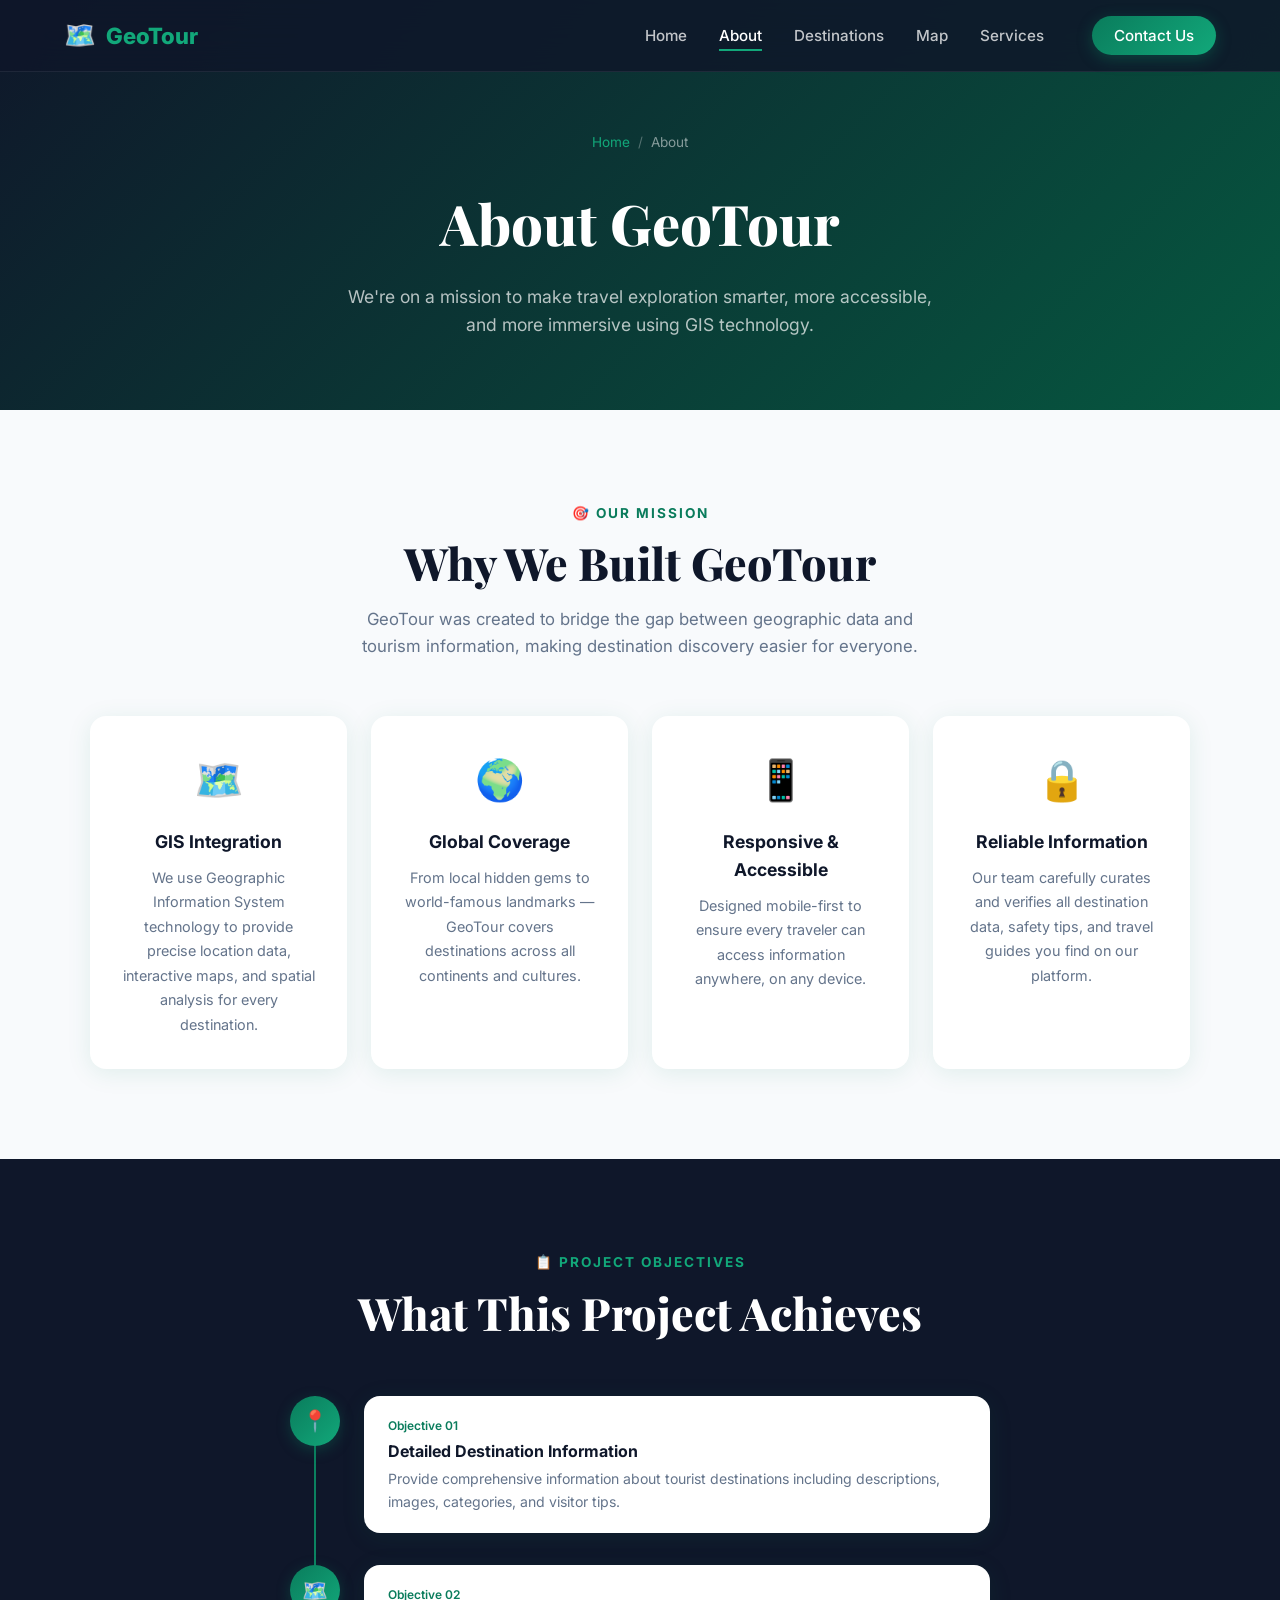
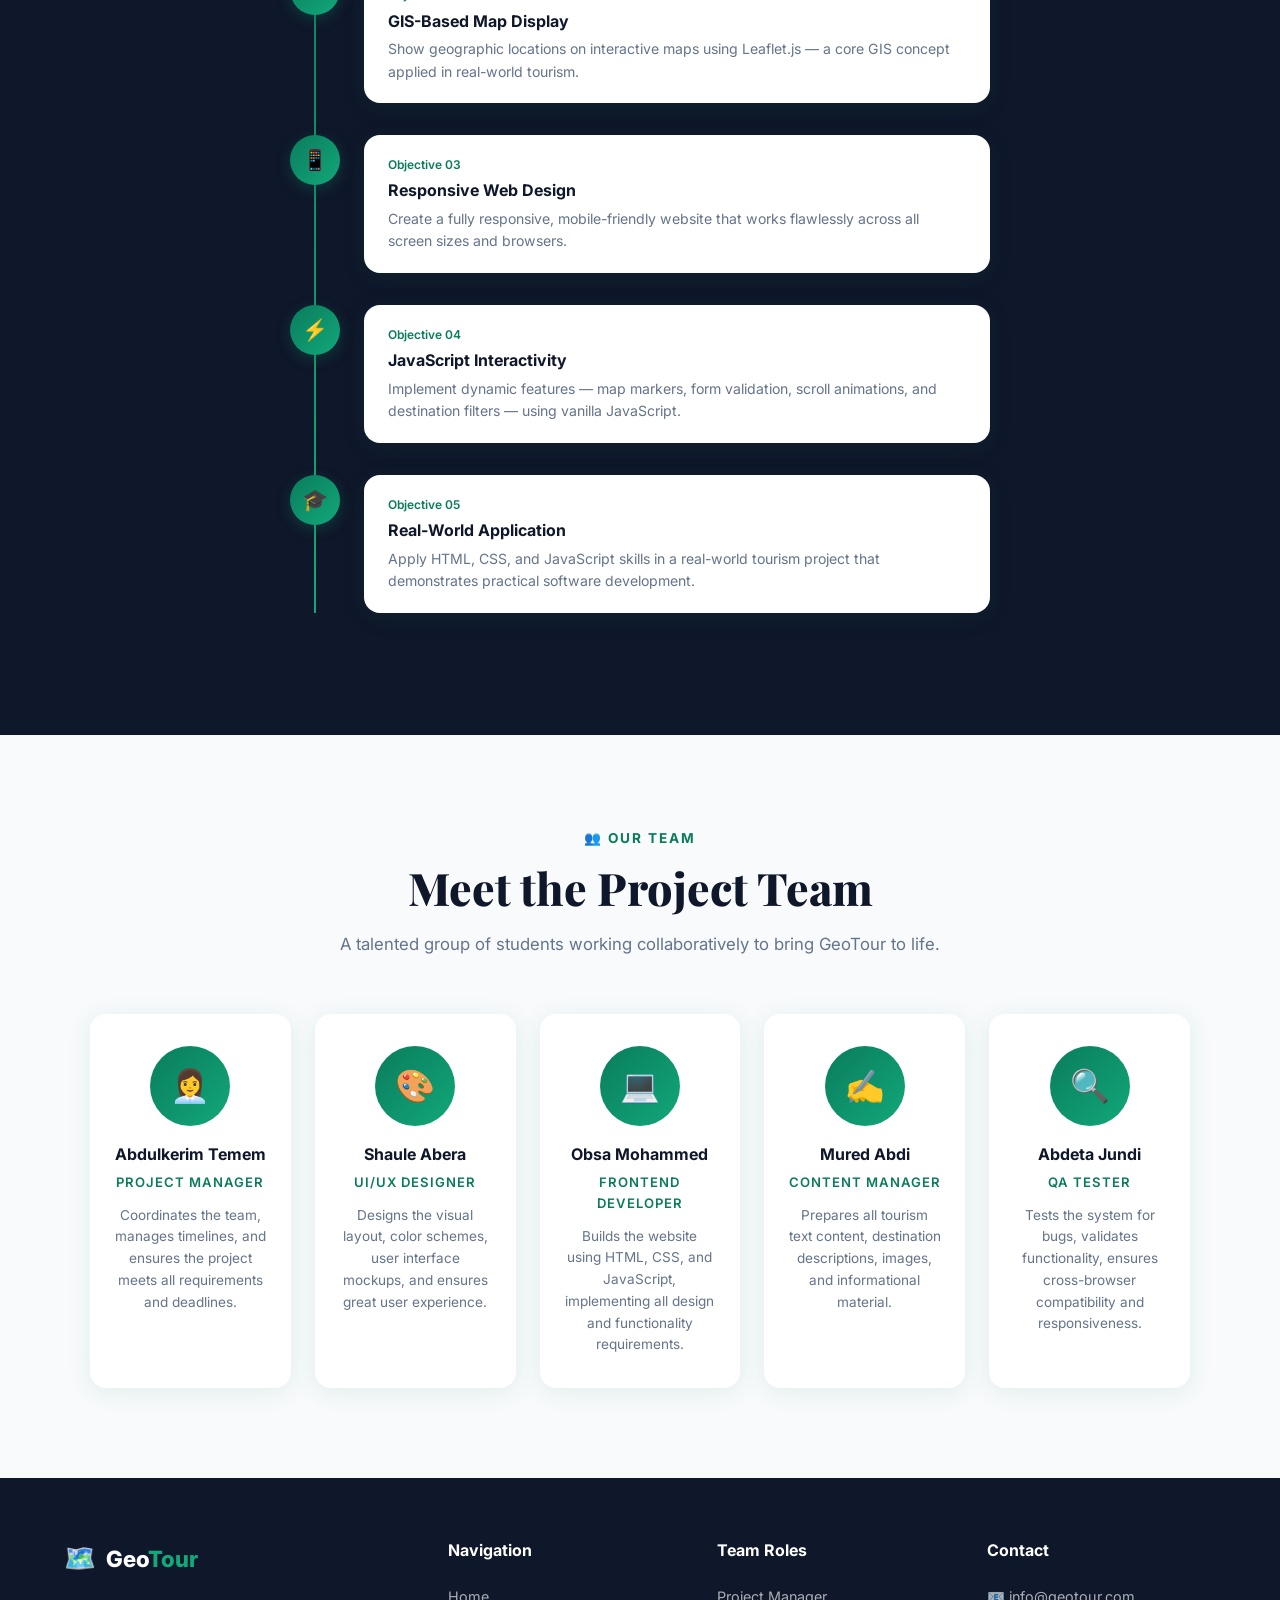
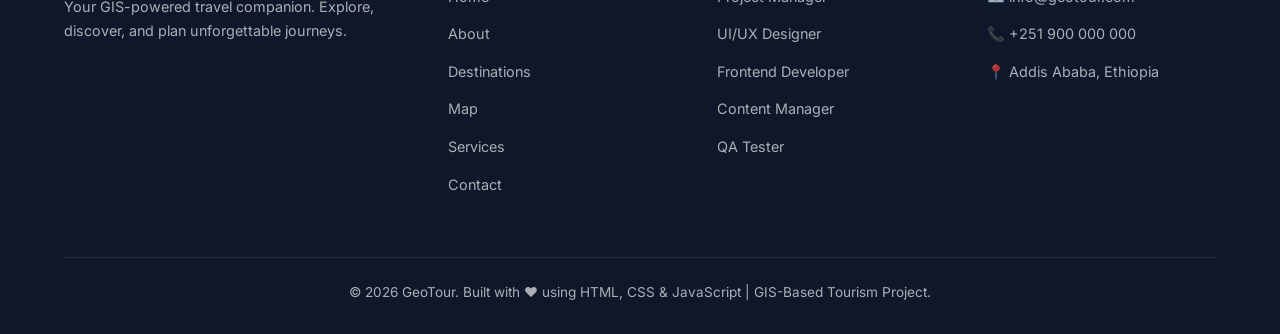
<file: about.html>
<!DOCTYPE html>
<html lang="en">
<head>
  <meta charset="UTF-8" />
  <meta name="viewport" content="width=device-width, initial-scale=1.0" />
  <title>About Us – GeoTour</title>
  <meta name="description" content="Learn about GeoTour – a GIS-based tourism information project built to help travelers explore destinations through interactive maps and rich travel content." />
  <link rel="stylesheet" href="css/style.css" />
  <link rel="icon" href="data:image/svg+xml,<svg xmlns='http://www.w3.org/2000/svg' viewBox='0 0 100 100'><text y='.9em' font-size='90'>🗺️</text></svg>" />
  <style>
    .mission-grid {
      display: grid;
      grid-template-columns: repeat(auto-fit, minmax(250px, 1fr));
      gap: 1.5rem; max-width: 1100px; margin: 0 auto;
    }
    .mission-card {
      background: var(--white); border-radius: var(--radius);
      padding: 2rem; text-align: center; box-shadow: var(--shadow);
      transition: var(--transition);
    }
    .mission-card:hover { transform: translateY(-6px); box-shadow: var(--shadow-lg); }
    .mission-icon { font-size: 2.5rem; margin-bottom: 1rem; }
    .mission-card h3 { font-size: 1.1rem; font-weight: 700; color: var(--dark); margin-bottom: 0.6rem; }
    .mission-card p { color: var(--text-light); font-size: 0.9rem; line-height: 1.7; }

    .timeline { max-width: 700px; margin: 0 auto; position: relative; }
    .timeline::before {
      content: ''; position: absolute; left: 24px; top: 0; bottom: 0;
      width: 2px; background: linear-gradient(to bottom, var(--primary), var(--primary-light));
    }
    .timeline-item { display: flex; gap: 1.5rem; margin-bottom: 2rem; position: relative; }
    .timeline-dot {
      min-width: 50px; height: 50px; background: linear-gradient(135deg, var(--primary), var(--primary-light));
      border-radius: 50%; display: flex; align-items: center; justify-content: center;
      font-size: 1.3rem; box-shadow: 0 4px 14px rgba(10,124,92,0.35); z-index: 1;
    }
    .timeline-content { background: var(--white); border-radius: var(--radius); padding: 1.25rem 1.5rem; box-shadow: var(--shadow); flex: 1; }
    .timeline-content h4 { font-size: 1rem; font-weight: 700; color: var(--dark); margin-bottom: 4px; }
    .timeline-content p { font-size: 0.88rem; color: var(--text-light); }
    .timeline-date { font-size: 0.75rem; color: var(--primary); font-weight: 600; margin-bottom: 4px; }
  </style>
</head>
<body>

  <!-- ── NAVBAR ── -->
  <nav class="navbar" id="navbar">
    <div class="nav-brand">
      <span class="brand-icon">🗺️</span>
      <span>Geo<span>Tour</span></span>
    </div>
    <ul class="nav-links">
      <li><a href="index.html">Home</a></li>
      <li><a href="about.html" class="active">About</a></li>
      <li><a href="destinations.html">Destinations</a></li>
      <li><a href="map.html">Map</a></li>
      <li><a href="services.html">Services</a></li>
      <li><a href="contact.html" class="nav-cta">Contact Us</a></li>
    </ul>
    <button class="hamburger" id="hamburger" aria-label="Toggle menu">
      <span></span><span></span><span></span>
    </button>
  </nav>

  <!-- ── PAGE HERO ── -->
  <div class="page-hero">
    <div class="breadcrumb"><a href="index.html">Home</a> <span>/</span> About</div>
    <h1>About GeoTour</h1>
    <p>We're on a mission to make travel exploration smarter, more accessible, and more immersive using GIS technology.</p>
  </div>

  <!-- ── MISSION ── -->
  <section>
    <div class="section-header fade-in">
      <div class="section-tag">🎯 Our Mission</div>
      <h2 class="section-title">Why We Built GeoTour</h2>
      <p class="section-desc">GeoTour was created to bridge the gap between geographic data and tourism information, making destination discovery easier for everyone.</p>
    </div>
    <div class="mission-grid">
      <div class="mission-card fade-in">
        <div class="mission-icon">🗺️</div>
        <h3>GIS Integration</h3>
        <p>We use Geographic Information System technology to provide precise location data, interactive maps, and spatial analysis for every destination.</p>
      </div>
      <div class="mission-card fade-in">
        <div class="mission-icon">🌍</div>
        <h3>Global Coverage</h3>
        <p>From local hidden gems to world-famous landmarks — GeoTour covers destinations across all continents and cultures.</p>
      </div>
      <div class="mission-card fade-in">
        <div class="mission-icon">📱</div>
        <h3>Responsive & Accessible</h3>
        <p>Designed mobile-first to ensure every traveler can access information anywhere, on any device.</p>
      </div>
      <div class="mission-card fade-in">
        <div class="mission-icon">🔒</div>
        <h3>Reliable Information</h3>
        <p>Our team carefully curates and verifies all destination data, safety tips, and travel guides you find on our platform.</p>
      </div>
    </div>
  </section>

  <!-- ── PROJECT OBJECTIVES ── -->
  <section style="background: var(--dark);">
    <div class="section-header fade-in">
      <div class="section-tag" style="color:var(--primary-light);">📋 Project Objectives</div>
      <h2 class="section-title" style="color:var(--white);">What This Project Achieves</h2>
    </div>
    <div class="timeline fade-in">
      <div class="timeline-item">
        <div class="timeline-dot">📍</div>
        <div class="timeline-content">
          <div class="timeline-date">Objective 01</div>
          <h4>Detailed Destination Information</h4>
          <p>Provide comprehensive information about tourist destinations including descriptions, images, categories, and visitor tips.</p>
        </div>
      </div>
      <div class="timeline-item">
        <div class="timeline-dot">🗺️</div>
        <div class="timeline-content">
          <div class="timeline-date">Objective 02</div>
          <h4>GIS-Based Map Display</h4>
          <p>Show geographic locations on interactive maps using Leaflet.js — a core GIS concept applied in real-world tourism.</p>
        </div>
      </div>
      <div class="timeline-item">
        <div class="timeline-dot">📱</div>
        <div class="timeline-content">
          <div class="timeline-date">Objective 03</div>
          <h4>Responsive Web Design</h4>
          <p>Create a fully responsive, mobile-friendly website that works flawlessly across all screen sizes and browsers.</p>
        </div>
      </div>
      <div class="timeline-item">
        <div class="timeline-dot">⚡</div>
        <div class="timeline-content">
          <div class="timeline-date">Objective 04</div>
          <h4>JavaScript Interactivity</h4>
          <p>Implement dynamic features — map markers, form validation, scroll animations, and destination filters — using vanilla JavaScript.</p>
        </div>
      </div>
      <div class="timeline-item">
        <div class="timeline-dot">🎓</div>
        <div class="timeline-content">
          <div class="timeline-date">Objective 05</div>
          <h4>Real-World Application</h4>
          <p>Apply HTML, CSS, and JavaScript skills in a real-world tourism project that demonstrates practical software development.</p>
        </div>
      </div>
    </div>
  </section>

  <!-- ── TEAM ── -->
  <section>
    <div class="section-header fade-in">
      <div class="section-tag">👥 Our Team</div>
      <h2 class="section-title">Meet the Project Team</h2>
      <p class="section-desc">A talented group of students working collaboratively to bring GeoTour to life.</p>
    </div>
    <div class="team-grid">
      <div class="team-card fade-in">
        <div class="team-avatar">👩‍💼</div>
        <h3>Abdulkerim Temem</h3>
        <div class="role">Project Manager</div>
        <p>Coordinates the team, manages timelines, and ensures the project meets all requirements and deadlines.</p>
      </div>
      <div class="team-card fade-in">
        <div class="team-avatar">🎨</div>
        <h3>Shaule Abera</h3>
        <div class="role">UI/UX Designer</div>
        <p>Designs the visual layout, color schemes, user interface mockups, and ensures great user experience.</p>
      </div>
      <div class="team-card fade-in">
        <div class="team-avatar">💻</div>
        <h3>Obsa  Mohammed</h3>
        <div class="role">Frontend Developer</div>
        <p>Builds the website using HTML, CSS, and JavaScript, implementing all design and functionality requirements.</p>
      </div>
      <div class="team-card fade-in">
        <div class="team-avatar">✍️</div>
        <h3>Mured Abdi</h3>
        <div class="role">Content Manager</div>
        <p>Prepares all tourism text content, destination descriptions, images, and informational material.</p>
      </div>
      <div class="team-card fade-in">
        <div class="team-avatar">🔍</div>
        <h3>Abdeta Jundi</h3>
        <div class="role">QA Tester</div>
        <p>Tests the system for bugs, validates functionality, ensures cross-browser compatibility and responsiveness.</p>
      </div>
    </div>
  </section>

  <!-- ── FOOTER ── -->
  <footer>
    <div class="footer-grid">
      <div class="footer-brand">
        <div class="nav-brand" style="margin-bottom:1rem;">
          <span class="brand-icon">🗺️</span>
          <span style="color:#fff;">Geo<span style="color:var(--primary-light);">Tour</span></span>
        </div>
        <p>Your GIS-powered travel companion. Explore, discover, and plan unforgettable journeys.</p>
      </div>
      <div class="footer-col">
        <h4>Navigation</h4>
        <ul>
          <li><a href="index.html">Home</a></li>
          <li><a href="about.html">About</a></li>
          <li><a href="destinations.html">Destinations</a></li>
          <li><a href="map.html">Map</a></li>
          <li><a href="services.html">Services</a></li>
          <li><a href="contact.html">Contact</a></li>
        </ul>
      </div>
      <div class="footer-col">
        <h4>Team Roles</h4>
        <ul>
          <li><a href="#">Project Manager</a></li>
          <li><a href="#">UI/UX Designer</a></li>
          <li><a href="#">Frontend Developer</a></li>
          <li><a href="#">Content Manager</a></li>
          <li><a href="#">QA Tester</a></li>
        </ul>
      </div>
      <div class="footer-col">
        <h4>Contact</h4>
        <ul>
          <li><a href="mailto:info@geotour.com">📧 info@geotour.com</a></li>
          <li><a href="tel:+251900000000">📞 +251 900 000 000</a></li>
          <li><a href="#">📍 Addis Ababa, Ethiopia</a></li>
        </ul>
      </div>
    </div>
    <div class="footer-bottom">
      <p>© 2026 GeoTour. Built with ❤️ using HTML, CSS & JavaScript | GIS-Based Tourism Project.</p>
    </div>
  </footer>

  <script src="js/script.js"></script>
</body>
</html>
</file>
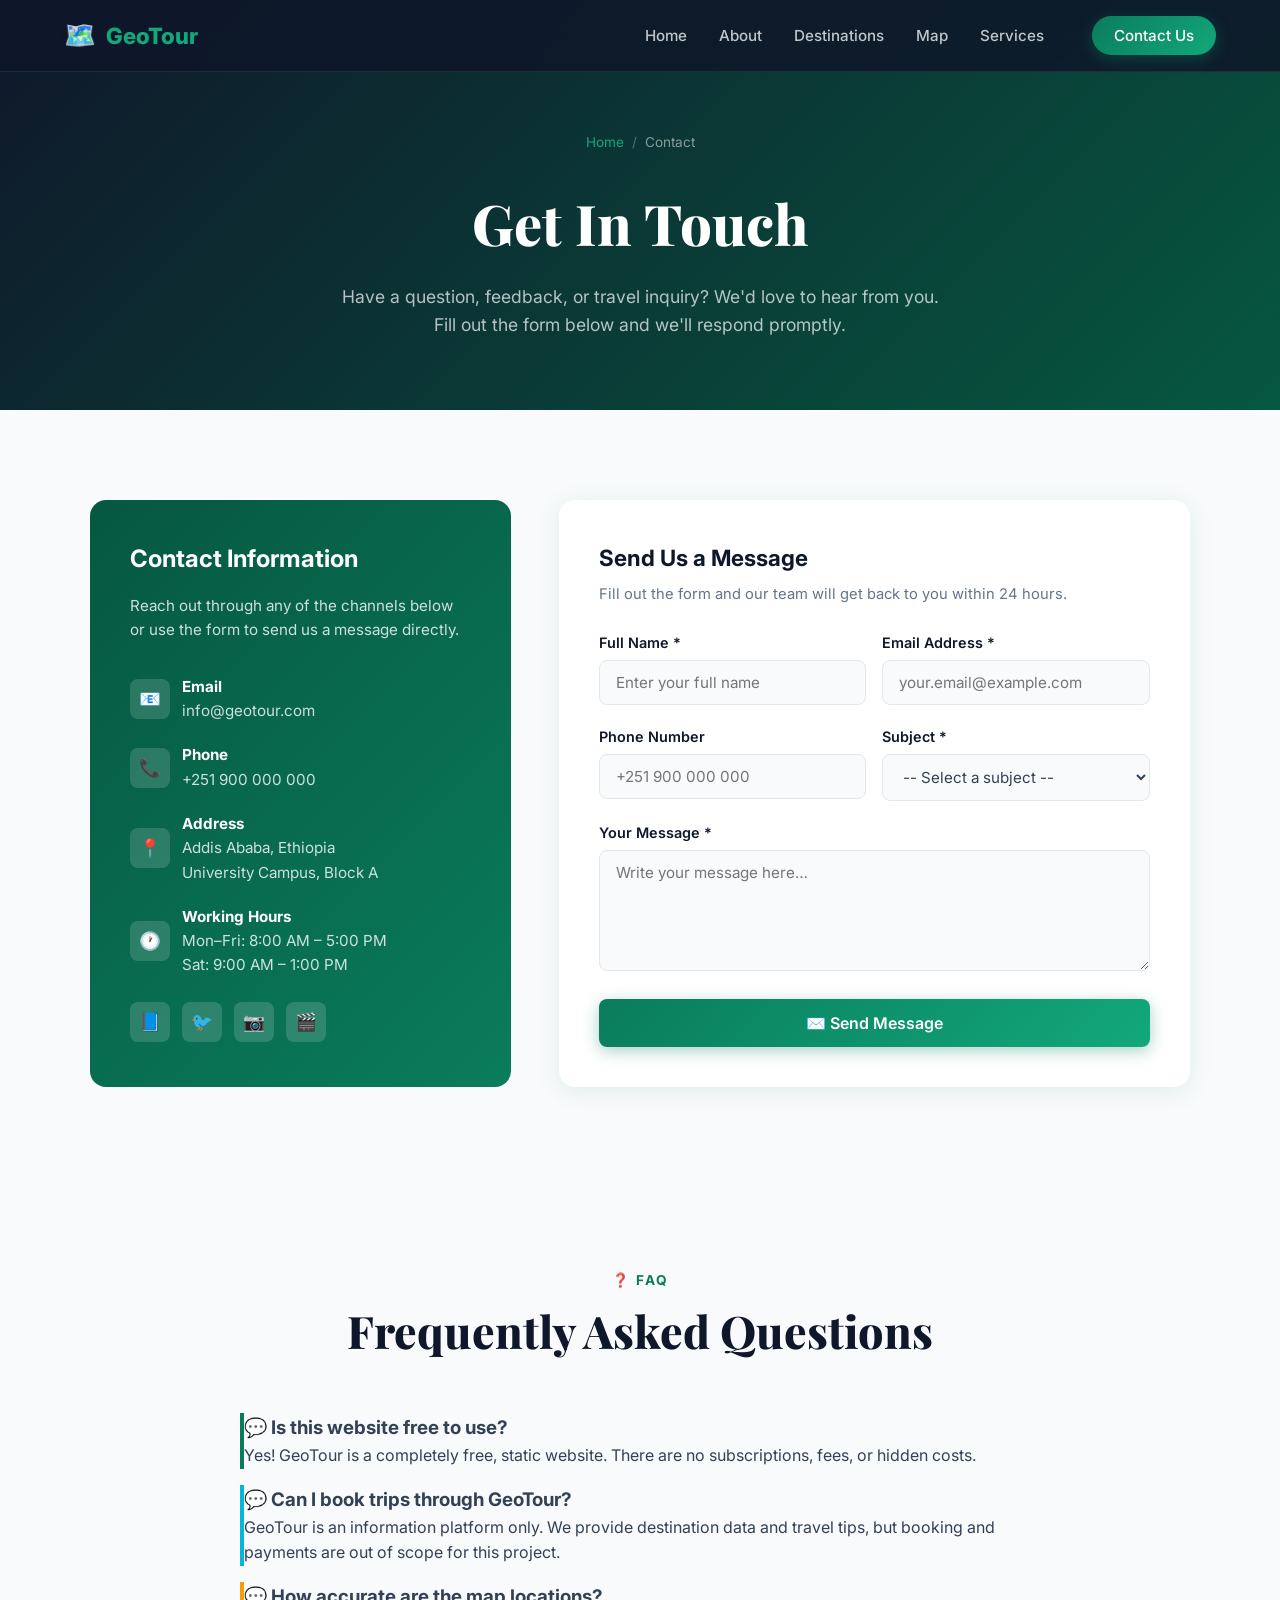
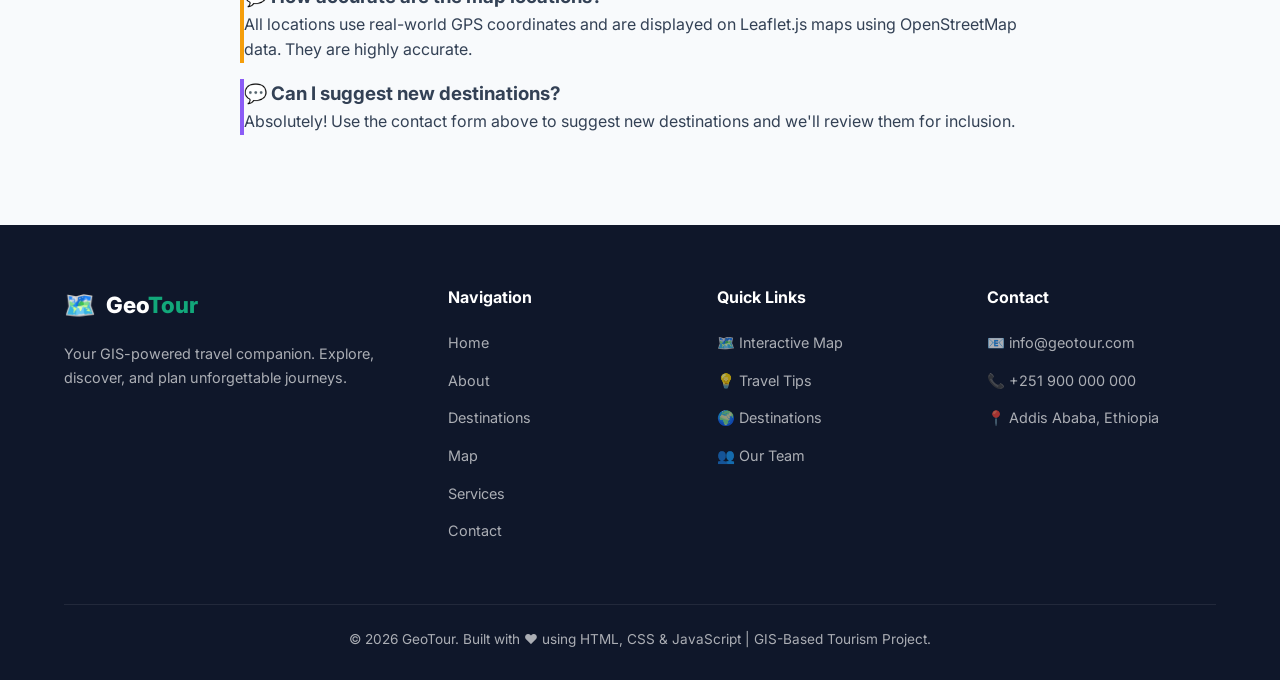
<file: contact.html>
<!DOCTYPE html>
<html lang="en">
<head>
  <meta charset="UTF-8" />
  <meta name="viewport" content="width=device-width, initial-scale=1.0" />
  <title>Contact Us – GeoTour</title>
  <meta name="description" content="Get in touch with the GeoTour team — send us a message, ask questions, or share feedback about our GIS-based tourism platform." />
  <link rel="stylesheet" href="css/style.css" />
  <link rel="icon" href="data:image/svg+xml,<svg xmlns='http://www.w3.org/2000/svg' viewBox='0 0 100 100'><text y='.9em' font-size='90'>🗺️</text></svg>" />
</head>
<body>

  <!-- ── NAVBAR ── -->
  <nav class="navbar" id="navbar">
    <div class="nav-brand">
      <span class="brand-icon">🗺️</span>
      <span>Geo<span>Tour</span></span>
    </div>
    <ul class="nav-links">
      <li><a href="index.html">Home</a></li>
      <li><a href="about.html">About</a></li>
      <li><a href="destinations.html">Destinations</a></li>
      <li><a href="map.html">Map</a></li>
      <li><a href="services.html">Services</a></li>
      <li><a href="contact.html" class="nav-cta active">Contact Us</a></li>
    </ul>
    <button class="hamburger" id="hamburger" aria-label="Toggle menu">
      <span></span><span></span><span></span>
    </button>
  </nav>

  <!-- ── PAGE HERO ── -->
  <div class="page-hero">
    <div class="breadcrumb"><a href="index.html">Home</a> <span>/</span> Contact</div>
    <h1>Get In Touch</h1>
    <p>Have a question, feedback, or travel inquiry? We'd love to hear from you. Fill out the form below and we'll respond promptly.</p>
  </div>

  <!-- ── CONTACT SECTION ── -->
  <section>
    <div class="contact-grid">

      <!-- Left: Info Card -->
      <div class="contact-info-card fade-in">
        <h3>Contact Information</h3>
        <p>Reach out through any of the channels below or use the form to send us a message directly.</p>

        <div class="contact-detail">
          <div class="icon">📧</div>
          <div>
            <strong>Email</strong><br />
            <a href="mailto:info@geotour.com" style="color:rgba(255,255,255,0.8);">info@geotour.com</a>
          </div>
        </div>

        <div class="contact-detail">
          <div class="icon">📞</div>
          <div>
            <strong>Phone</strong><br />
            <a href="tel:+251900000000" style="color:rgba(255,255,255,0.8);">+251 900 000 000</a>
          </div>
        </div>

        <div class="contact-detail">
          <div class="icon">📍</div>
          <div>
            <strong>Address</strong><br />
            <span style="color:rgba(255,255,255,0.8);">Addis Ababa, Ethiopia<br/>University Campus, Block A</span>
          </div>
        </div>

        <div class="contact-detail">
          <div class="icon">🕐</div>
          <div>
            <strong>Working Hours</strong><br />
            <span style="color:rgba(255,255,255,0.8);">Mon–Fri: 8:00 AM – 5:00 PM<br/>Sat: 9:00 AM – 1:00 PM</span>
          </div>
        </div>

        <div style="margin-top:1.5rem; display:flex; gap:0.75rem;">
          <a href="#" style="width:40px;height:40px;background:rgba(255,255,255,0.15);border-radius:8px;display:flex;align-items:center;justify-content:center;font-size:1.1rem;transition:all 0.3s;" title="Facebook">📘</a>
          <a href="#" style="width:40px;height:40px;background:rgba(255,255,255,0.15);border-radius:8px;display:flex;align-items:center;justify-content:center;font-size:1.1rem;" title="Twitter">🐦</a>
          <a href="#" style="width:40px;height:40px;background:rgba(255,255,255,0.15);border-radius:8px;display:flex;align-items:center;justify-content:center;font-size:1.1rem;" title="Instagram">📷</a>
          <a href="#" style="width:40px;height:40px;background:rgba(255,255,255,0.15);border-radius:8px;display:flex;align-items:center;justify-content:center;font-size:1.1rem;" title="YouTube">🎬</a>
        </div>
      </div>

      <!-- Right: Contact Form -->
      <div class="contact-form-card fade-in">
        <h3 style="font-size:1.4rem;font-weight:700;color:var(--dark);margin-bottom:0.5rem;">Send Us a Message</h3>
        <p style="color:var(--text-light);font-size:0.92rem;margin-bottom:1.5rem;">Fill out the form and our team will get back to you within 24 hours.</p>

        <form id="contactForm" novalidate>
          <div class="form-row">
            <div class="form-group">
              <label for="name">Full Name *</label>
              <input type="text" id="name" placeholder="Enter your full name" required />
              <div class="error-msg" id="nameError"></div>
            </div>
            <div class="form-group">
              <label for="email">Email Address *</label>
              <input type="email" id="email" placeholder="your.email@example.com" required />
              <div class="error-msg" id="emailError"></div>
            </div>
          </div>

          <div class="form-row">
            <div class="form-group">
              <label for="phone">Phone Number</label>
              <input type="tel" id="phone" placeholder="+251 900 000 000" />
              <div class="error-msg" id="phoneError"></div>
            </div>
            <div class="form-group">
              <label for="subject">Subject *</label>
              <select id="subject" required>
                <option value="">-- Select a subject --</option>
                <option value="general">General Inquiry</option>
                <option value="destinations">Destination Information</option>
                <option value="feedback">Feedback & Suggestions</option>
                <option value="partnership">Partnership</option>
                <option value="bug">Report a Problem</option>
              </select>
              <div class="error-msg" id="subjectError"></div>
            </div>
          </div>

          <div class="form-group">
            <label for="message">Your Message *</label>
            <textarea id="message" rows="5" placeholder="Write your message here…" required></textarea>
            <div class="error-msg" id="messageError"></div>
          </div>

          <button type="submit" class="btn-submit">✉️ Send Message</button>
          <div class="success-msg" id="formSuccess">✅ Thank you! Your message has been sent successfully. We'll get back to you soon.</div>
        </form>
      </div>

    </div>
  </section>

  <!-- ── FAQ ── -->
  <section style="background:var(--light);">
    <div class="section-header fade-in">
      <div class="section-tag">❓ FAQ</div>
      <h2 class="section-title">Frequently Asked Questions</h2>
    </div>
    <div style="max-width:800px;margin:0 auto;display:flex;flex-direction:column;gap:1rem;">
      <div class="tip-card fade-in" style="border-left:4px solid var(--primary);">
        <h3 style="display:flex;align-items:center;gap:8px;">💬 Is this website free to use?</h3>
        <p>Yes! GeoTour is a completely free, static website. There are no subscriptions, fees, or hidden costs.</p>
      </div>
      <div class="tip-card fade-in" style="border-left:4px solid var(--accent);">
        <h3 style="display:flex;align-items:center;gap:8px;">💬 Can I book trips through GeoTour?</h3>
        <p>GeoTour is an information platform only. We provide destination data and travel tips, but booking and payments are out of scope for this project.</p>
      </div>
      <div class="tip-card fade-in" style="border-left:4px solid var(--secondary);">
        <h3 style="display:flex;align-items:center;gap:8px;">💬 How accurate are the map locations?</h3>
        <p>All locations use real-world GPS coordinates and are displayed on Leaflet.js maps using OpenStreetMap data. They are highly accurate.</p>
      </div>
      <div class="tip-card fade-in" style="border-left:4px solid #8b5cf6;">
        <h3 style="display:flex;align-items:center;gap:8px;">💬 Can I suggest new destinations?</h3>
        <p>Absolutely! Use the contact form above to suggest new destinations and we'll review them for inclusion.</p>
      </div>
    </div>
  </section>

  <!-- ── FOOTER ── -->
  <footer>
    <div class="footer-grid">
      <div class="footer-brand">
        <div class="nav-brand" style="margin-bottom:1rem;">
          <span class="brand-icon">🗺️</span>
          <span style="color:#fff;">Geo<span style="color:var(--primary-light);">Tour</span></span>
        </div>
        <p>Your GIS-powered travel companion. Explore, discover, and plan unforgettable journeys.</p>
      </div>
      <div class="footer-col">
        <h4>Navigation</h4>
        <ul>
          <li><a href="index.html">Home</a></li>
          <li><a href="about.html">About</a></li>
          <li><a href="destinations.html">Destinations</a></li>
          <li><a href="map.html">Map</a></li>
          <li><a href="services.html">Services</a></li>
          <li><a href="contact.html">Contact</a></li>
        </ul>
      </div>
      <div class="footer-col">
        <h4>Quick Links</h4>
        <ul>
          <li><a href="map.html">🗺️ Interactive Map</a></li>
          <li><a href="services.html">💡 Travel Tips</a></li>
          <li><a href="destinations.html">🌍 Destinations</a></li>
          <li><a href="about.html">👥 Our Team</a></li>
        </ul>
      </div>
      <div class="footer-col">
        <h4>Contact</h4>
        <ul>
          <li><a href="mailto:info@geotour.com">📧 info@geotour.com</a></li>
          <li><a href="tel:+251900000000">📞 +251 900 000 000</a></li>
          <li><a href="#">📍 Addis Ababa, Ethiopia</a></li>
        </ul>
      </div>
    </div>
    <div class="footer-bottom">
      <p>© 2026 GeoTour. Built with ❤️ using HTML, CSS & JavaScript | GIS-Based Tourism Project.</p>
    </div>
  </footer>

  <script src="js/script.js"></script>
</body>
</html>
</file>
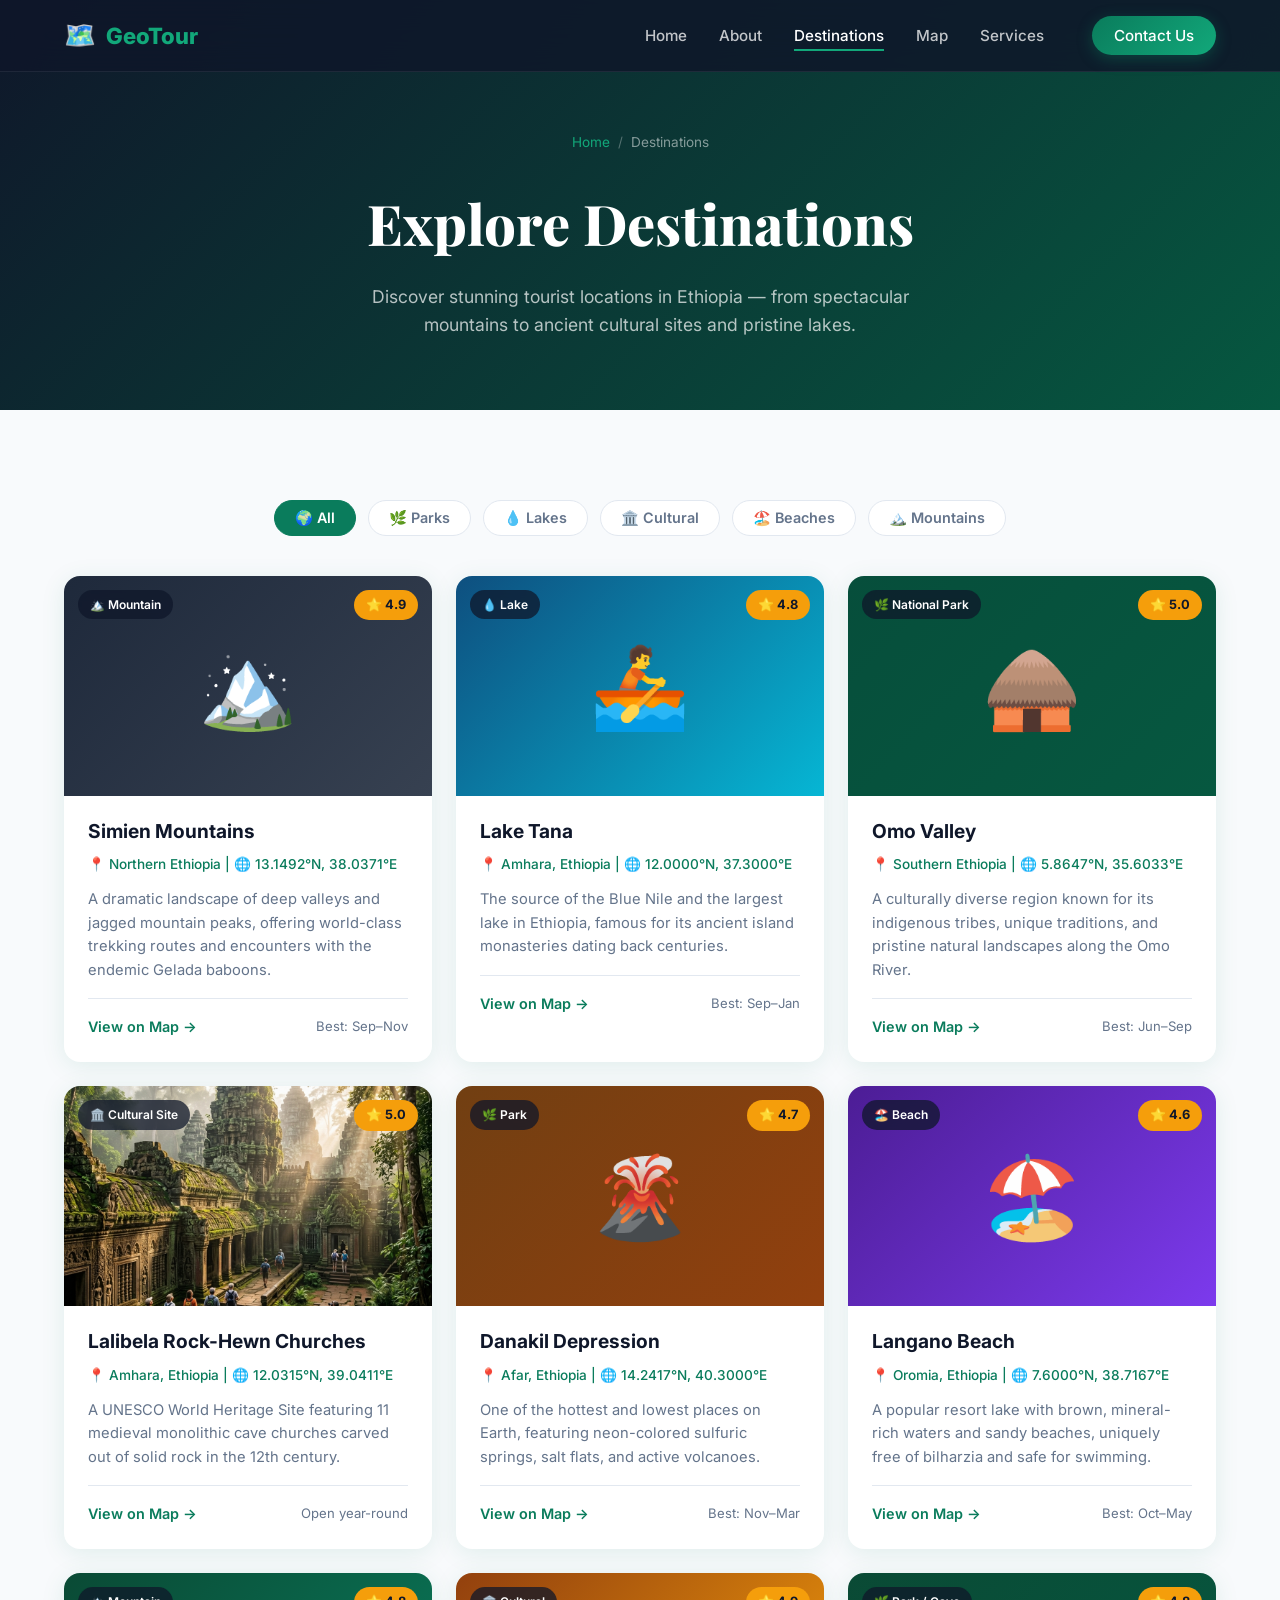
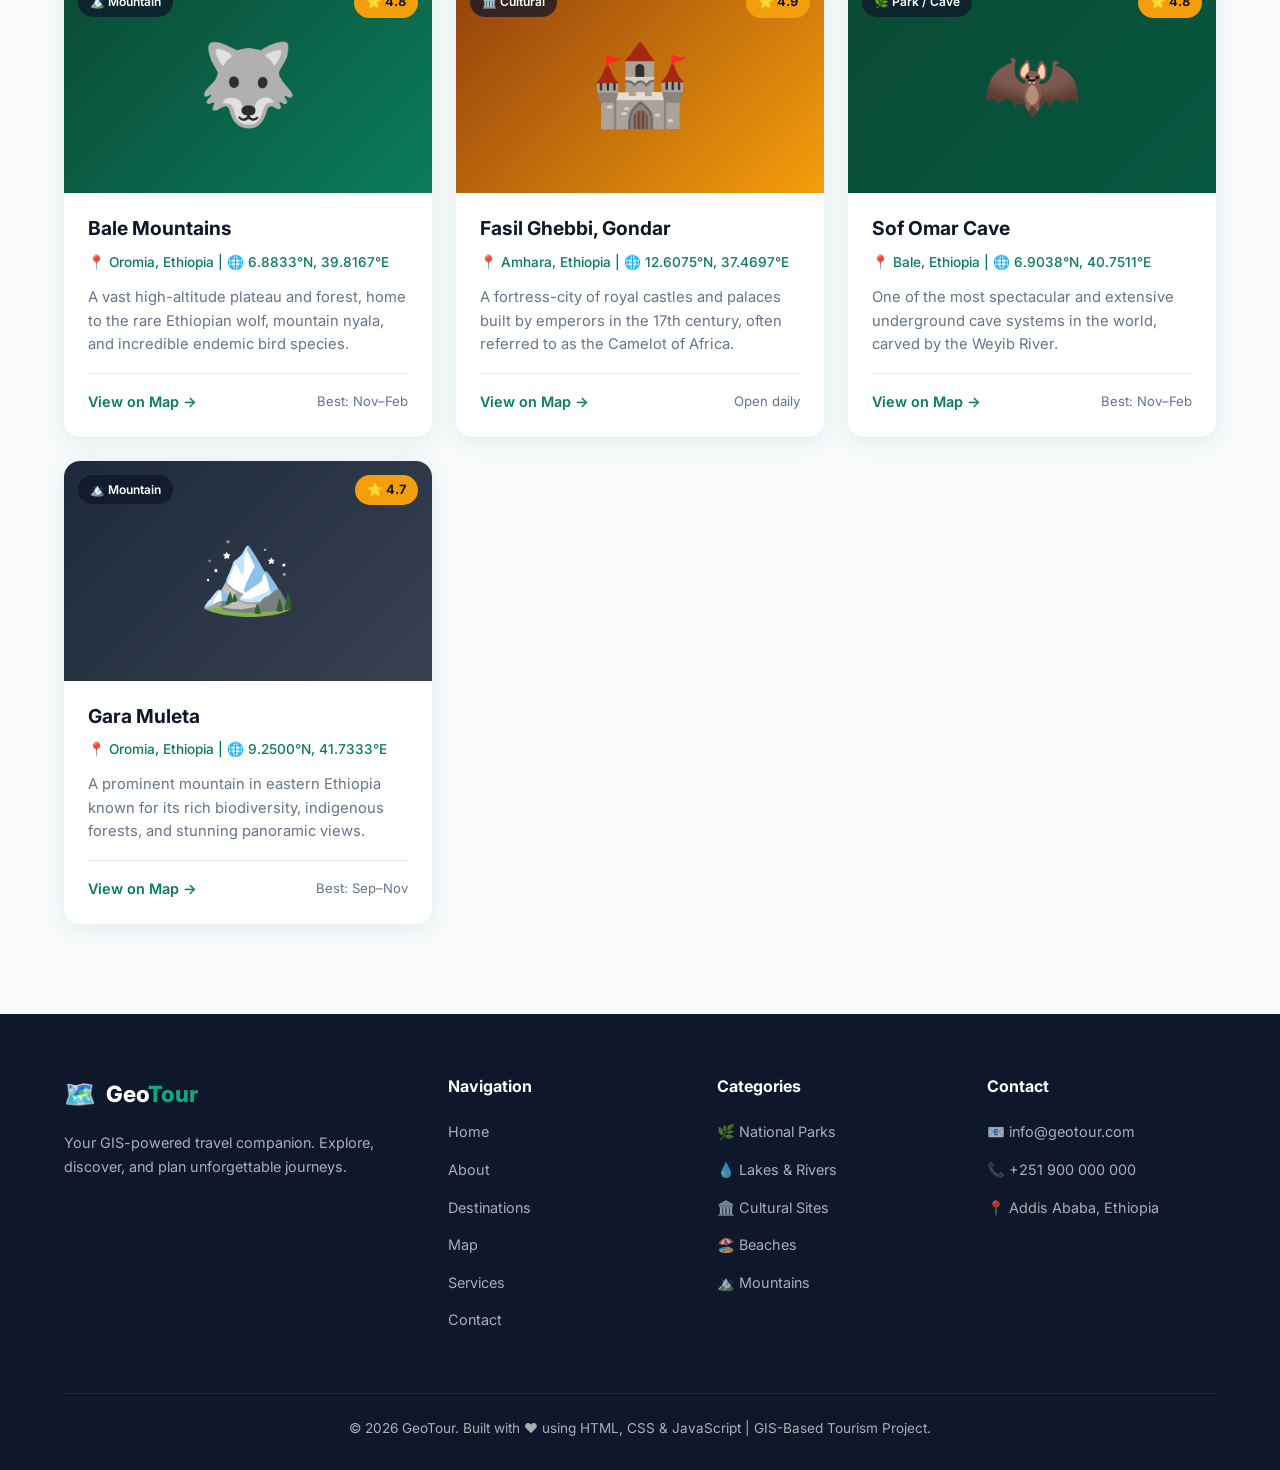
<file: destinations.html>
<!DOCTYPE html>
<html lang="en">
<head>
  <meta charset="UTF-8" />
  <meta name="viewport" content="width=device-width, initial-scale=1.0" />
  <title>Destinations – GeoTour</title>
  <meta name="description" content="Browse all tourist destinations on GeoTour — parks, lakes, cultural sites, beaches, and mountains in Ethiopia with detailed descriptions and location information." />
  <link rel="stylesheet" href="css/style.css" />
  <link rel="icon" href="data:image/svg+xml,<svg xmlns='http://www.w3.org/2000/svg' viewBox='0 0 100 100'><text y='.9em' font-size='90'>🗺️</text></svg>" />
</head>
<body>

  <!-- ── NAVBAR ── -->
  <nav class="navbar" id="navbar">
    <div class="nav-brand">
      <span class="brand-icon">🗺️</span>
      <span>Geo<span>Tour</span></span>
    </div>
    <ul class="nav-links">
      <li><a href="index.html">Home</a></li>
      <li><a href="about.html">About</a></li>
      <li><a href="destinations.html" class="active">Destinations</a></li>
      <li><a href="map.html">Map</a></li>
      <li><a href="services.html">Services</a></li>
      <li><a href="contact.html" class="nav-cta">Contact Us</a></li>
    </ul>
    <button class="hamburger" id="hamburger" aria-label="Toggle menu">
      <span></span><span></span><span></span>
    </button>
  </nav>

  <!-- ── PAGE HERO ── -->
  <div class="page-hero">
    <div class="breadcrumb"><a href="index.html">Home</a> <span>/</span> Destinations</div>
    <h1>Explore Destinations</h1>
    <p>Discover stunning tourist locations in Ethiopia — from spectacular mountains to ancient cultural sites and pristine lakes.</p>
  </div>

  <!-- ── DESTINATIONS ── -->
  <section>
    <div class="filter-bar fade-in">
      <button class="filter-btn active" data-filter="all">🌍 All</button>
      <button class="filter-btn" data-filter="park">🌿 Parks</button>
      <button class="filter-btn" data-filter="lake">💧 Lakes</button>
      <button class="filter-btn" data-filter="cultural">🏛️ Cultural</button>
      <button class="filter-btn" data-filter="beach">🏖️ Beaches</button>
      <button class="filter-btn" data-filter="mountain">🏔️ Mountains</button>
    </div>

    <div class="destinations-page-grid">

      <!-- Mountain -->
      <div class="dest-card dest-filter-card fade-in" data-category="mountain">
        <div class="dest-card-img" style="background:linear-gradient(135deg,#1e293b,#374151);display:flex;align-items:center;justify-content:center;">
          <span style="font-size:5rem;">🏔️</span>
          <span class="dest-badge">🏔️ Mountain</span>
          <span class="dest-rating">⭐ 4.9</span>
        </div>
        <div class="dest-card-body">
          <h3 class="dest-card-title">Simien Mountains</h3>
          <div class="dest-card-location">📍 Northern Ethiopia | 🌐 13.1492°N, 38.0371°E</div>
          <p class="dest-card-desc">A dramatic landscape of deep valleys and jagged mountain peaks, offering world-class trekking routes and encounters with the endemic Gelada baboons.</p>
          <div class="dest-card-footer">
            <a href="map.html" class="dest-link">View on Map →</a>
            <span style="font-size:0.82rem;color:var(--text-light);">Best: Sep–Nov</span>
          </div>
        </div>
      </div>

      <!-- Lake -->
      <div class="dest-card dest-filter-card fade-in" data-category="lake">
        <div class="dest-card-img" style="background:linear-gradient(135deg,#0e4f7f,#06b6d4);display:flex;align-items:center;justify-content:center;">
          <span style="font-size:5rem;">🚣</span>
          <span class="dest-badge">💧 Lake</span>
          <span class="dest-rating">⭐ 4.8</span>
        </div>
        <div class="dest-card-body">
          <h3 class="dest-card-title">Lake Tana</h3>
          <div class="dest-card-location">📍 Amhara, Ethiopia | 🌐 12.0000°N, 37.3000°E</div>
          <p class="dest-card-desc">The source of the Blue Nile and the largest lake in Ethiopia, famous for its ancient island monasteries dating back centuries.</p>
          <div class="dest-card-footer">
            <a href="map.html" class="dest-link">View on Map →</a>
            <span style="font-size:0.82rem;color:var(--text-light);">Best: Sep–Jan</span>
          </div>
        </div>
      </div>

      <!-- Park -->
      <div class="dest-card dest-filter-card fade-in" data-category="park">
        <div class="dest-card-img" style="background:linear-gradient(135deg,#064e3b,#065840);display:flex;align-items:center;justify-content:center;">
          <span style="font-size:5rem;">🛖</span>
          <span class="dest-badge">🌿 National Park</span>
          <span class="dest-rating">⭐ 5.0</span>
        </div>
        <div class="dest-card-body">
          <h3 class="dest-card-title">Omo Valley</h3>
          <div class="dest-card-location">📍 Southern Ethiopia | 🌐 5.8647°N, 35.6033°E</div>
          <p class="dest-card-desc">A culturally diverse region known for its indigenous tribes, unique traditions, and pristine natural landscapes along the Omo River.</p>
          <div class="dest-card-footer">
            <a href="map.html" class="dest-link">View on Map →</a>
            <span style="font-size:0.82rem;color:var(--text-light);">Best: Jun–Sep</span>
          </div>
        </div>
      </div>

      <!-- Cultural -->
      <div class="dest-card dest-filter-card fade-in" data-category="cultural">
        <div class="dest-card-img">
          <img src="images/destination_temple.png" alt="Lalibela Rock-Hewn Churches" style="width:100%;height:100%;object-fit:cover;" />
          <span class="dest-badge">🏛️ Cultural Site</span>
          <span class="dest-rating">⭐ 5.0</span>
        </div>
        <div class="dest-card-body">
          <h3 class="dest-card-title">Lalibela Rock-Hewn Churches</h3>
          <div class="dest-card-location">📍 Amhara, Ethiopia | 🌐 12.0315°N, 39.0411°E</div>
          <p class="dest-card-desc">A UNESCO World Heritage Site featuring 11 medieval monolithic cave churches carved out of solid rock in the 12th century.</p>
          <div class="dest-card-footer">
            <a href="map.html" class="dest-link">View on Map →</a>
            <span style="font-size:0.82rem;color:var(--text-light);">Open year-round</span>
          </div>
        </div>
      </div>

      <!-- Park -->
      <div class="dest-card dest-filter-card fade-in" data-category="park">
        <div class="dest-card-img" style="background:linear-gradient(135deg,#713f12,#92400e);display:flex;align-items:center;justify-content:center;">
          <span style="font-size:5rem;">🌋</span>
          <span class="dest-badge">🌿 Park</span>
          <span class="dest-rating">⭐ 4.7</span>
        </div>
        <div class="dest-card-body">
          <h3 class="dest-card-title">Danakil Depression</h3>
          <div class="dest-card-location">📍 Afar, Ethiopia | 🌐 14.2417°N, 40.3000°E</div>
          <p class="dest-card-desc">One of the hottest and lowest places on Earth, featuring neon-colored sulfuric springs, salt flats, and active volcanoes.</p>
          <div class="dest-card-footer">
            <a href="map.html" class="dest-link">View on Map →</a>
            <span style="font-size:0.82rem;color:var(--text-light);">Best: Nov–Mar</span>
          </div>
        </div>
      </div>

      <!-- Beach -->
      <div class="dest-card dest-filter-card fade-in" data-category="beach">
        <div class="dest-card-img" style="background:linear-gradient(135deg,#4c1d95,#7c3aed);display:flex;align-items:center;justify-content:center;">
          <span style="font-size:5rem;">🏖️</span>
          <span class="dest-badge">🏖️ Beach</span>
          <span class="dest-rating">⭐ 4.6</span>
        </div>
        <div class="dest-card-body">
          <h3 class="dest-card-title">Langano Beach</h3>
          <div class="dest-card-location">📍 Oromia, Ethiopia | 🌐 7.6000°N, 38.7167°E</div>
          <p class="dest-card-desc">A popular resort lake with brown, mineral-rich waters and sandy beaches, uniquely free of bilharzia and safe for swimming.</p>
          <div class="dest-card-footer">
            <a href="map.html" class="dest-link">View on Map →</a>
            <span style="font-size:0.82rem;color:var(--text-light);">Best: Oct–May</span>
          </div>
        </div>
      </div>

      <!-- Mountain -->
      <div class="dest-card dest-filter-card fade-in" data-category="mountain">
        <div class="dest-card-img" style="background:linear-gradient(135deg,#0a4a35,#0a7c5c);display:flex;align-items:center;justify-content:center;">
          <span style="font-size:5rem;">🐺</span>
          <span class="dest-badge">🏔️ Mountain</span>
          <span class="dest-rating">⭐ 4.8</span>
        </div>
        <div class="dest-card-body">
          <h3 class="dest-card-title">Bale Mountains</h3>
          <div class="dest-card-location">📍 Oromia, Ethiopia | 🌐 6.8833°N, 39.8167°E</div>
          <p class="dest-card-desc">A vast high-altitude plateau and forest, home to the rare Ethiopian wolf, mountain nyala, and incredible endemic bird species.</p>
          <div class="dest-card-footer">
            <a href="map.html" class="dest-link">View on Map →</a>
            <span style="font-size:0.82rem;color:var(--text-light);">Best: Nov–Feb</span>
          </div>
        </div>
      </div>

      <!-- Cultural -->
      <div class="dest-card dest-filter-card fade-in" data-category="cultural">
        <div class="dest-card-img" style="background:linear-gradient(135deg,#92400e,#f59e0b);display:flex;align-items:center;justify-content:center;">
          <span style="font-size:5rem;">🏰</span>
          <span class="dest-badge">🏛️ Cultural</span>
          <span class="dest-rating">⭐ 4.9</span>
        </div>
        <div class="dest-card-body">
          <h3 class="dest-card-title">Fasil Ghebbi, Gondar</h3>
          <div class="dest-card-location">📍 Amhara, Ethiopia | 🌐 12.6075°N, 37.4697°E</div>
          <p class="dest-card-desc">A fortress-city of royal castles and palaces built by emperors in the 17th century, often referred to as the Camelot of Africa.</p>
          <div class="dest-card-footer">
            <a href="map.html" class="dest-link">View on Map →</a>
            <span style="font-size:0.82rem;color:var(--text-light);">Open daily</span>
          </div>
        </div>
      </div>

      <!-- Park / Cave -->
      <div class="dest-card dest-filter-card fade-in" data-category="park">
        <div class="dest-card-img" style="background:linear-gradient(135deg,#0a4a35,#065840);display:flex;align-items:center;justify-content:center;">
          <span style="font-size:5rem;">🦇</span>
          <span class="dest-badge">🌿 Park / Cave</span>
          <span class="dest-rating">⭐ 4.8</span>
        </div>
        <div class="dest-card-body">
          <h3 class="dest-card-title">Sof Omar Cave</h3>
          <div class="dest-card-location">📍 Bale, Ethiopia | 🌐 6.9038°N, 40.7511°E</div>
          <p class="dest-card-desc">One of the most spectacular and extensive underground cave systems in the world, carved by the Weyib River.</p>
          <div class="dest-card-footer">
            <a href="map.html" class="dest-link">View on Map →</a>
            <span style="font-size:0.82rem;color:var(--text-light);">Best: Nov–Feb</span>
          </div>
        </div>
      </div>

      <!-- Mountain -->
      <div class="dest-card dest-filter-card fade-in" data-category="mountain">
        <div class="dest-card-img" style="background:linear-gradient(135deg,#1e293b,#374151);display:flex;align-items:center;justify-content:center;">
          <span style="font-size:5rem;">🏔️</span>
          <span class="dest-badge">🏔️ Mountain</span>
          <span class="dest-rating">⭐ 4.7</span>
        </div>
        <div class="dest-card-body">
          <h3 class="dest-card-title">Gara Muleta</h3>
          <div class="dest-card-location">📍 Oromia, Ethiopia | 🌐 9.2500°N, 41.7333°E</div>
          <p class="dest-card-desc">A prominent mountain in eastern Ethiopia known for its rich biodiversity, indigenous forests, and stunning panoramic views.</p>
          <div class="dest-card-footer">
            <a href="map.html" class="dest-link">View on Map →</a>
            <span style="font-size:0.82rem;color:var(--text-light);">Best: Sep–Nov</span>
          </div>
        </div>
      </div>

    </div>
  </section>

  <!-- ── FOOTER ── -->
  <footer>
    <div class="footer-grid">
      <div class="footer-brand">
        <div class="nav-brand" style="margin-bottom:1rem;">
          <span class="brand-icon">🗺️</span>
          <span style="color:#fff;">Geo<span style="color:var(--primary-light);">Tour</span></span>
        </div>
        <p>Your GIS-powered travel companion. Explore, discover, and plan unforgettable journeys.</p>
      </div>
      <div class="footer-col">
        <h4>Navigation</h4>
        <ul>
          <li><a href="index.html">Home</a></li>
          <li><a href="about.html">About</a></li>
          <li><a href="destinations.html">Destinations</a></li>
          <li><a href="map.html">Map</a></li>
          <li><a href="services.html">Services</a></li>
          <li><a href="contact.html">Contact</a></li>
        </ul>
      </div>
      <div class="footer-col">
        <h4>Categories</h4>
        <ul>
          <li><a href="destinations.html">🌿 National Parks</a></li>
          <li><a href="destinations.html">💧 Lakes & Rivers</a></li>
          <li><a href="destinations.html">🏛️ Cultural Sites</a></li>
          <li><a href="destinations.html">🏖️ Beaches</a></li>
          <li><a href="destinations.html">🏔️ Mountains</a></li>
        </ul>
      </div>
      <div class="footer-col">
        <h4>Contact</h4>
        <ul>
          <li><a href="mailto:info@geotour.com">📧 info@geotour.com</a></li>
          <li><a href="tel:+251900000000">📞 +251 900 000 000</a></li>
          <li><a href="#">📍 Addis Ababa, Ethiopia</a></li>
        </ul>
      </div>
    </div>
    <div class="footer-bottom">
      <p>© 2026 GeoTour. Built with ❤️ using HTML, CSS & JavaScript | GIS-Based Tourism Project.</p>
    </div>
  </footer>

  <script src="js/script.js"></script>
</body>
</html>
</file>
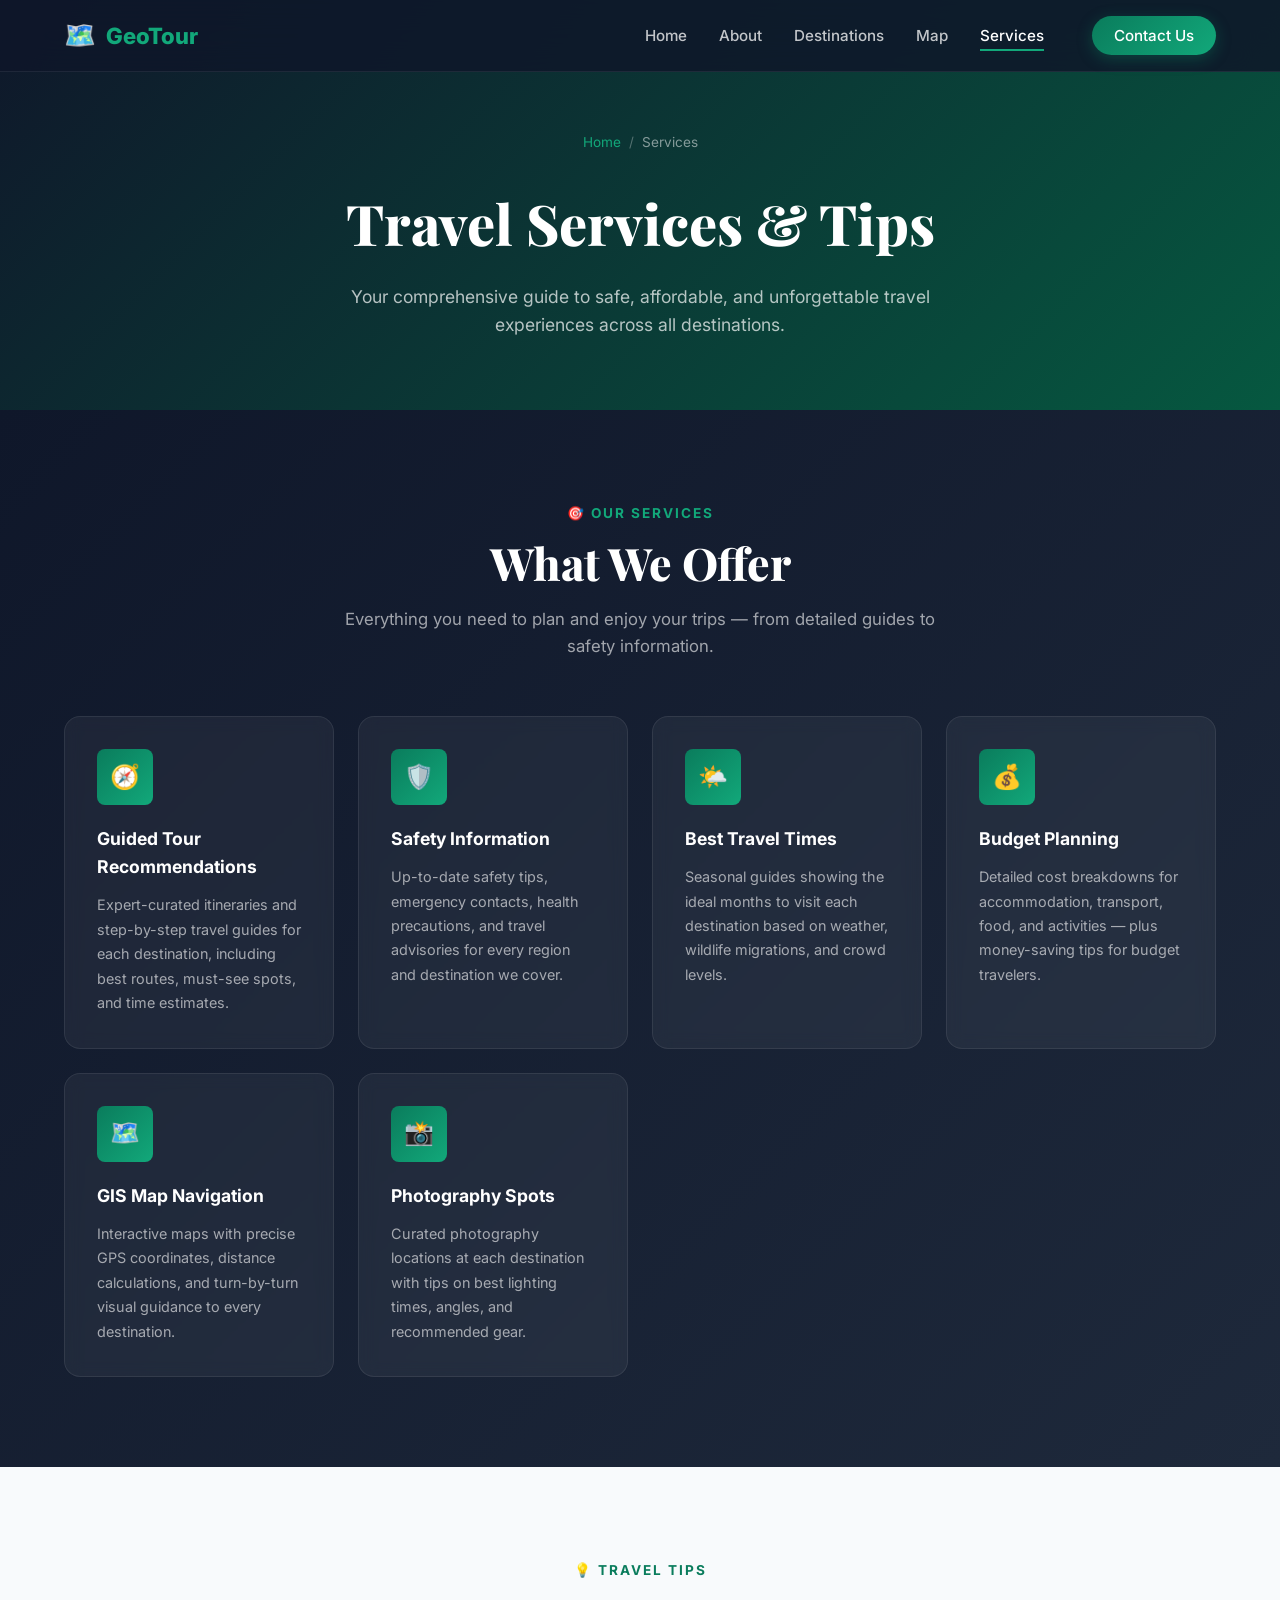
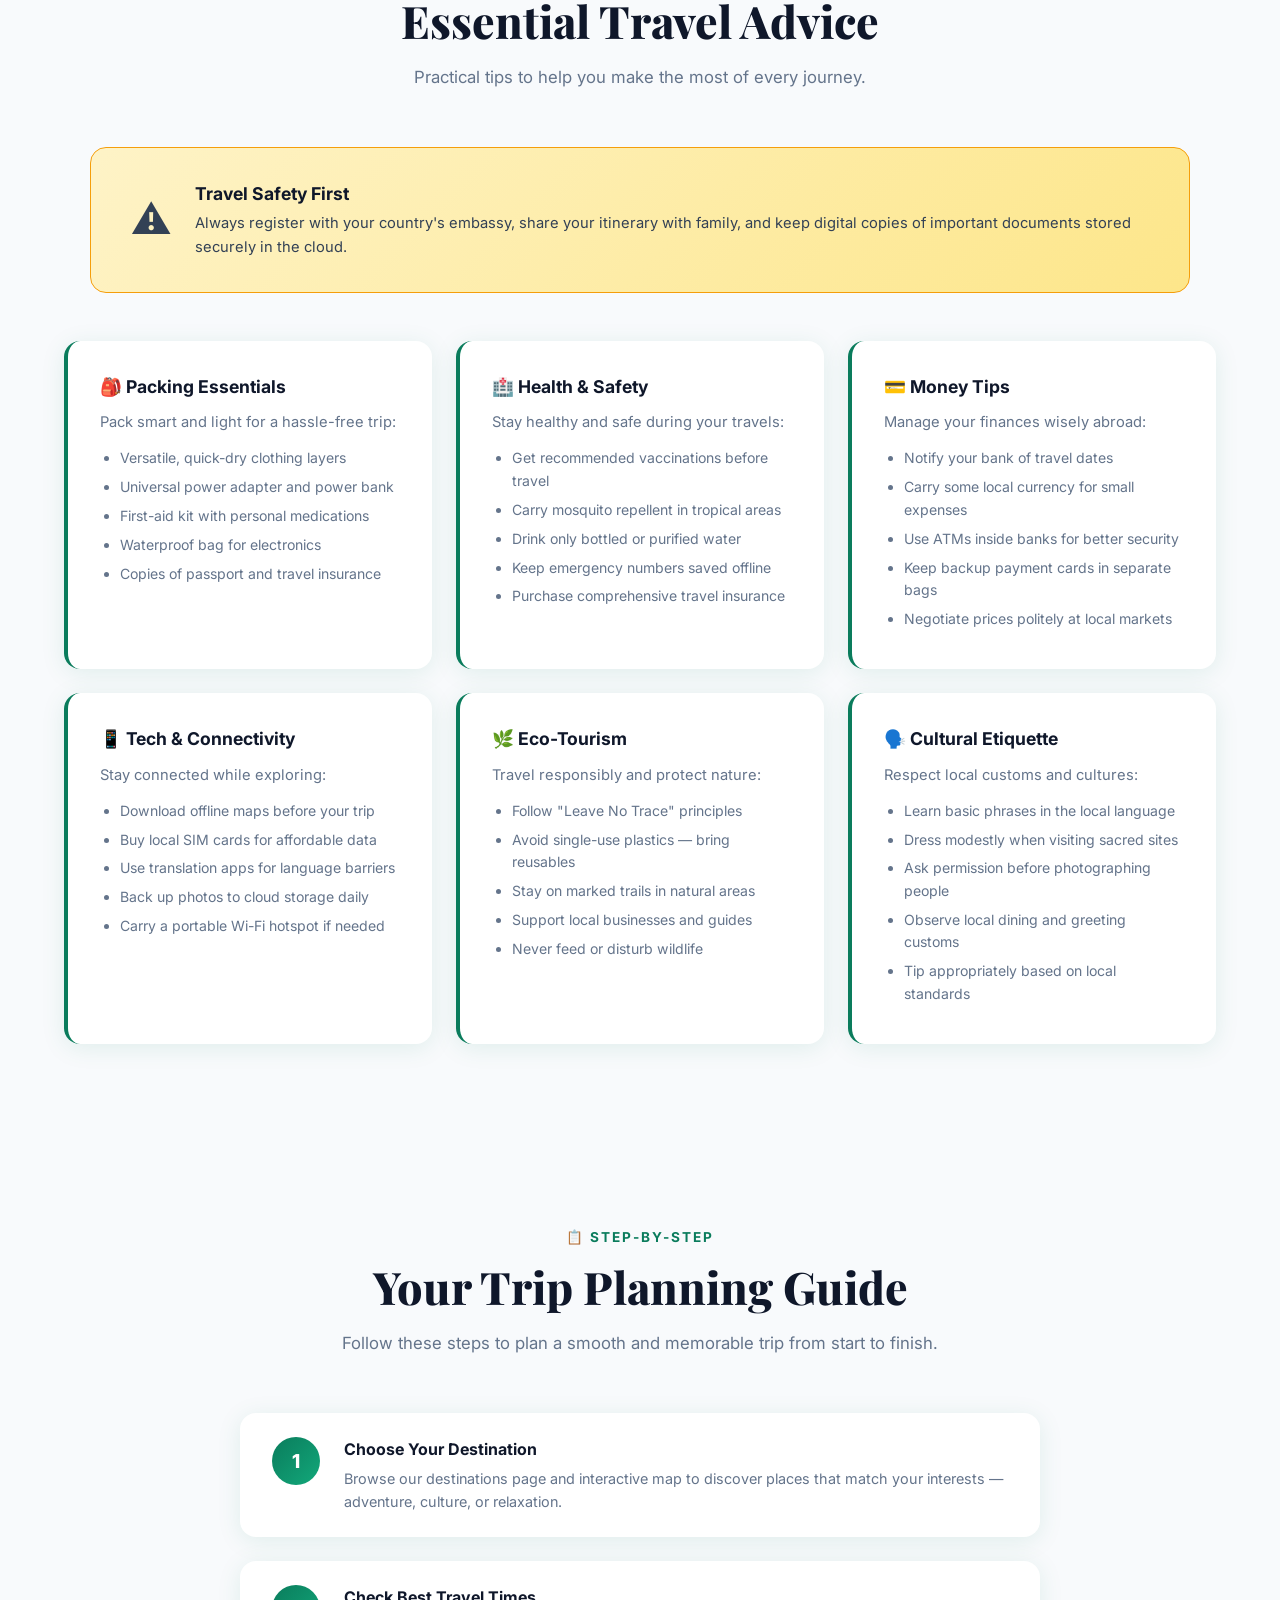
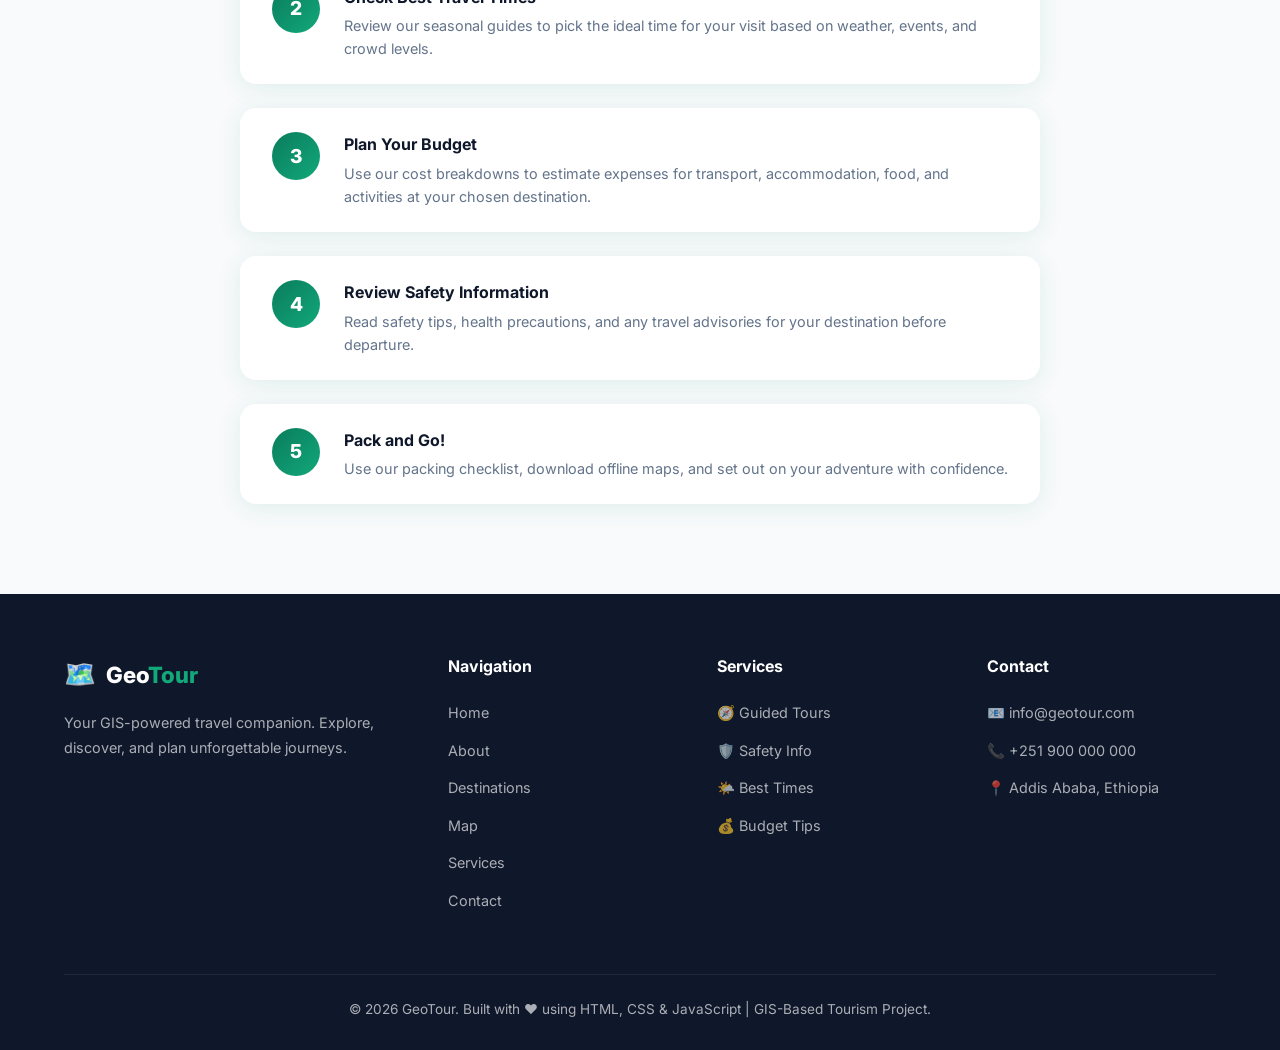
<file: services.html>
<!DOCTYPE html>
<html lang="en">
<head>
  <meta charset="UTF-8" />
  <meta name="viewport" content="width=device-width, initial-scale=1.0" />
  <title>Services – GeoTour</title>
  <meta name="description" content="Travel tips, guided tour recommendations, safety information, and budget planning — everything you need for a great trip with GeoTour." />
  <link rel="stylesheet" href="css/style.css" />
  <link rel="icon" href="data:image/svg+xml,<svg xmlns='http://www.w3.org/2000/svg' viewBox='0 0 100 100'><text y='.9em' font-size='90'>🗺️</text></svg>" />
  <style>
    .tip-grid {
      display: grid;
      grid-template-columns: repeat(auto-fit, minmax(300px, 1fr));
      gap: 1.5rem; max-width: 1200px; margin: 0 auto;
    }
    .tip-card {
      background: var(--white); border-radius: var(--radius);
      padding: 2rem; box-shadow: var(--shadow);
      border-left: 4px solid var(--primary);
      transition: var(--transition);
    }
    .tip-card:hover { transform: translateY(-6px); box-shadow: var(--shadow-lg); border-left-color: var(--secondary); }
    .tip-card h3 { font-size: 1.1rem; font-weight: 700; color: var(--dark); margin-bottom: 0.6rem; display: flex; align-items: center; gap: 8px; }
    .tip-card p { color: var(--text-light); font-size: 0.92rem; line-height: 1.7; }
    .tip-card ul { margin-top: 0.75rem; padding-left: 1.25rem; list-style: disc; }
    .tip-card ul li { color: var(--text-light); font-size: 0.88rem; margin-bottom: 0.4rem; line-height: 1.6; }

    .safety-banner {
      background: linear-gradient(135deg, #fef3c7, #fde68a);
      border: 1.5px solid #f59e0b;
      border-radius: var(--radius);
      padding: 2rem 2.5rem;
      max-width: 1100px; margin: 0 auto 3rem;
      display: flex; align-items: center; gap: 1.5rem;
    }
    .safety-banner .icon { font-size: 2.5rem; }
    .safety-banner h3 { font-size: 1.1rem; font-weight: 700; color: var(--dark); margin-bottom: 0.3rem; }
    .safety-banner p { color: var(--text); font-size: 0.92rem; }

    .guide-steps {
      max-width: 800px; margin: 0 auto;
      display: flex; flex-direction: column; gap: 1.5rem;
    }
    .guide-step {
      display: flex; gap: 1.5rem; align-items: flex-start;
      background: var(--white); border-radius: var(--radius);
      padding: 1.5rem 2rem; box-shadow: var(--shadow);
      transition: var(--transition);
    }
    .guide-step:hover { transform: translateX(8px); box-shadow: var(--shadow-lg); }
    .step-number {
      min-width: 48px; height: 48px;
      background: linear-gradient(135deg, var(--primary), var(--primary-light));
      border-radius: 50%; display: flex; align-items: center; justify-content: center;
      font-size: 1.2rem; font-weight: 800; color: var(--white);
    }
    .step-content h4 { font-size: 1rem; font-weight: 700; color: var(--dark); margin-bottom: 4px; }
    .step-content p { font-size: 0.9rem; color: var(--text-light); line-height: 1.6; }
  </style>
</head>
<body>

  <!-- ── NAVBAR ── -->
  <nav class="navbar" id="navbar">
    <div class="nav-brand">
      <span class="brand-icon">🗺️</span>
      <span>Geo<span>Tour</span></span>
    </div>
    <ul class="nav-links">
      <li><a href="index.html">Home</a></li>
      <li><a href="about.html">About</a></li>
      <li><a href="destinations.html">Destinations</a></li>
      <li><a href="map.html">Map</a></li>
      <li><a href="services.html" class="active">Services</a></li>
      <li><a href="contact.html" class="nav-cta">Contact Us</a></li>
    </ul>
    <button class="hamburger" id="hamburger" aria-label="Toggle menu">
      <span></span><span></span><span></span>
    </button>
  </nav>

  <!-- ── PAGE HERO ── -->
  <div class="page-hero">
    <div class="breadcrumb"><a href="index.html">Home</a> <span>/</span> Services</div>
    <h1>Travel Services & Tips</h1>
    <p>Your comprehensive guide to safe, affordable, and unforgettable travel experiences across all destinations.</p>
  </div>

  <!-- ── SERVICES ── -->
  <section class="dark-section">
    <div class="section-header fade-in">
      <div class="section-tag" style="color:var(--primary-light);">🎯 Our Services</div>
      <h2 class="section-title">What We Offer</h2>
      <p class="section-desc" style="color:rgba(255,255,255,0.6);">Everything you need to plan and enjoy your trips — from detailed guides to safety information.</p>
    </div>
    <div class="services-grid">
      <div class="service-card fade-in">
        <div class="service-icon">🧭</div>
        <h3 class="service-title">Guided Tour Recommendations</h3>
        <p class="service-desc">Expert-curated itineraries and step-by-step travel guides for each destination, including best routes, must-see spots, and time estimates.</p>
      </div>
      <div class="service-card fade-in">
        <div class="service-icon">🛡️</div>
        <h3 class="service-title">Safety Information</h3>
        <p class="service-desc">Up-to-date safety tips, emergency contacts, health precautions, and travel advisories for every region and destination we cover.</p>
      </div>
      <div class="service-card fade-in">
        <div class="service-icon">🌤️</div>
        <h3 class="service-title">Best Travel Times</h3>
        <p class="service-desc">Seasonal guides showing the ideal months to visit each destination based on weather, wildlife migrations, and crowd levels.</p>
      </div>
      <div class="service-card fade-in">
        <div class="service-icon">💰</div>
        <h3 class="service-title">Budget Planning</h3>
        <p class="service-desc">Detailed cost breakdowns for accommodation, transport, food, and activities — plus money-saving tips for budget travelers.</p>
      </div>
      <div class="service-card fade-in">
        <div class="service-icon">🗺️</div>
        <h3 class="service-title">GIS Map Navigation</h3>
        <p class="service-desc">Interactive maps with precise GPS coordinates, distance calculations, and turn-by-turn visual guidance to every destination.</p>
      </div>
      <div class="service-card fade-in">
        <div class="service-icon">📸</div>
        <h3 class="service-title">Photography Spots</h3>
        <p class="service-desc">Curated photography locations at each destination with tips on best lighting times, angles, and recommended gear.</p>
      </div>
    </div>
  </section>

  <!-- ── TRAVEL TIPS ── -->
  <section>
    <div class="section-header fade-in">
      <div class="section-tag">💡 Travel Tips</div>
      <h2 class="section-title">Essential Travel Advice</h2>
      <p class="section-desc">Practical tips to help you make the most of every journey.</p>
    </div>

    <div class="safety-banner fade-in">
      <div class="icon">⚠️</div>
      <div>
        <h3>Travel Safety First</h3>
        <p>Always register with your country's embassy, share your itinerary with family, and keep digital copies of important documents stored securely in the cloud.</p>
      </div>
    </div>

    <div class="tip-grid">
      <div class="tip-card fade-in">
        <h3>🎒 Packing Essentials</h3>
        <p>Pack smart and light for a hassle-free trip:</p>
        <ul>
          <li>Versatile, quick-dry clothing layers</li>
          <li>Universal power adapter and power bank</li>
          <li>First-aid kit with personal medications</li>
          <li>Waterproof bag for electronics</li>
          <li>Copies of passport and travel insurance</li>
        </ul>
      </div>
      <div class="tip-card fade-in">
        <h3>🏥 Health & Safety</h3>
        <p>Stay healthy and safe during your travels:</p>
        <ul>
          <li>Get recommended vaccinations before travel</li>
          <li>Carry mosquito repellent in tropical areas</li>
          <li>Drink only bottled or purified water</li>
          <li>Keep emergency numbers saved offline</li>
          <li>Purchase comprehensive travel insurance</li>
        </ul>
      </div>
      <div class="tip-card fade-in">
        <h3>💳 Money Tips</h3>
        <p>Manage your finances wisely abroad:</p>
        <ul>
          <li>Notify your bank of travel dates</li>
          <li>Carry some local currency for small expenses</li>
          <li>Use ATMs inside banks for better security</li>
          <li>Keep backup payment cards in separate bags</li>
          <li>Negotiate prices politely at local markets</li>
        </ul>
      </div>
      <div class="tip-card fade-in">
        <h3>📱 Tech & Connectivity</h3>
        <p>Stay connected while exploring:</p>
        <ul>
          <li>Download offline maps before your trip</li>
          <li>Buy local SIM cards for affordable data</li>
          <li>Use translation apps for language barriers</li>
          <li>Back up photos to cloud storage daily</li>
          <li>Carry a portable Wi-Fi hotspot if needed</li>
        </ul>
      </div>
      <div class="tip-card fade-in">
        <h3>🌿 Eco-Tourism</h3>
        <p>Travel responsibly and protect nature:</p>
        <ul>
          <li>Follow "Leave No Trace" principles</li>
          <li>Avoid single-use plastics — bring reusables</li>
          <li>Stay on marked trails in natural areas</li>
          <li>Support local businesses and guides</li>
          <li>Never feed or disturb wildlife</li>
        </ul>
      </div>
      <div class="tip-card fade-in">
        <h3>🗣️ Cultural Etiquette</h3>
        <p>Respect local customs and cultures:</p>
        <ul>
          <li>Learn basic phrases in the local language</li>
          <li>Dress modestly when visiting sacred sites</li>
          <li>Ask permission before photographing people</li>
          <li>Observe local dining and greeting customs</li>
          <li>Tip appropriately based on local standards</li>
        </ul>
      </div>
    </div>
  </section>

  <!-- ── PLANNING GUIDE ── -->
  <section style="background: var(--light);">
    <div class="section-header fade-in">
      <div class="section-tag">📋 Step-by-Step</div>
      <h2 class="section-title">Your Trip Planning Guide</h2>
      <p class="section-desc">Follow these steps to plan a smooth and memorable trip from start to finish.</p>
    </div>
    <div class="guide-steps">
      <div class="guide-step fade-in">
        <div class="step-number">1</div>
        <div class="step-content">
          <h4>Choose Your Destination</h4>
          <p>Browse our destinations page and interactive map to discover places that match your interests — adventure, culture, or relaxation.</p>
        </div>
      </div>
      <div class="guide-step fade-in">
        <div class="step-number">2</div>
        <div class="step-content">
          <h4>Check Best Travel Times</h4>
          <p>Review our seasonal guides to pick the ideal time for your visit based on weather, events, and crowd levels.</p>
        </div>
      </div>
      <div class="guide-step fade-in">
        <div class="step-number">3</div>
        <div class="step-content">
          <h4>Plan Your Budget</h4>
          <p>Use our cost breakdowns to estimate expenses for transport, accommodation, food, and activities at your chosen destination.</p>
        </div>
      </div>
      <div class="guide-step fade-in">
        <div class="step-number">4</div>
        <div class="step-content">
          <h4>Review Safety Information</h4>
          <p>Read safety tips, health precautions, and any travel advisories for your destination before departure.</p>
        </div>
      </div>
      <div class="guide-step fade-in">
        <div class="step-number">5</div>
        <div class="step-content">
          <h4>Pack and Go!</h4>
          <p>Use our packing checklist, download offline maps, and set out on your adventure with confidence.</p>
        </div>
      </div>
    </div>
  </section>

  <!-- ── FOOTER ── -->
  <footer>
    <div class="footer-grid">
      <div class="footer-brand">
        <div class="nav-brand" style="margin-bottom:1rem;">
          <span class="brand-icon">🗺️</span>
          <span style="color:#fff;">Geo<span style="color:var(--primary-light);">Tour</span></span>
        </div>
        <p>Your GIS-powered travel companion. Explore, discover, and plan unforgettable journeys.</p>
      </div>
      <div class="footer-col">
        <h4>Navigation</h4>
        <ul>
          <li><a href="index.html">Home</a></li>
          <li><a href="about.html">About</a></li>
          <li><a href="destinations.html">Destinations</a></li>
          <li><a href="map.html">Map</a></li>
          <li><a href="services.html">Services</a></li>
          <li><a href="contact.html">Contact</a></li>
        </ul>
      </div>
      <div class="footer-col">
        <h4>Services</h4>
        <ul>
          <li><a href="#">🧭 Guided Tours</a></li>
          <li><a href="#">🛡️ Safety Info</a></li>
          <li><a href="#">🌤️ Best Times</a></li>
          <li><a href="#">💰 Budget Tips</a></li>
        </ul>
      </div>
      <div class="footer-col">
        <h4>Contact</h4>
        <ul>
          <li><a href="mailto:info@geotour.com">📧 info@geotour.com</a></li>
          <li><a href="tel:+251900000000">📞 +251 900 000 000</a></li>
          <li><a href="#">📍 Addis Ababa, Ethiopia</a></li>
        </ul>
      </div>
    </div>
    <div class="footer-bottom">
      <p>© 2026 GeoTour. Built with ❤️ using HTML, CSS & JavaScript | GIS-Based Tourism Project.</p>
    </div>
  </footer>

  <script src="js/script.js"></script>
</body>
</html>
</file>
<file: css/style.css>
/* ===== GOOGLE FONTS ===== */
@import url('https://fonts.googleapis.com/css2?family=Inter:wght@300;400;500;600;700;800&family=Playfair+Display:wght@700;800&display=swap');

/* ===== CSS VARIABLES ===== */
:root {
  --primary: #0a7c5c;
  --primary-light: #12a87a;
  --primary-dark: #065840;
  --secondary: #f59e0b;
  --accent: #06b6d4;
  --dark: #0f172a;
  --dark-2: #1e293b;
  --dark-3: #334155;
  --light: #f8fafc;
  --light-2: #e2e8f0;
  --text: #334155;
  --text-light: #64748b;
  --white: #ffffff;
  --shadow: 0 4px 24px rgba(10,124,92,0.10);
  --shadow-lg: 0 8px 40px rgba(10,124,92,0.18);
  --radius: 16px;
  --radius-sm: 8px;
  --transition: all 0.3s cubic-bezier(0.4,0,0.2,1);
  --nav-height: 72px;
}

/* ===== RESET & BASE ===== */
*, *::before, *::after { box-sizing: border-box; margin: 0; padding: 0; }
html { scroll-behavior: smooth; font-size: 16px; }
body {
  font-family: 'Inter', sans-serif;
  color: var(--text);
  background: var(--light);
  line-height: 1.6;
  overflow-x: hidden;
}
img { max-width: 100%; display: block; }
a { text-decoration: none; color: inherit; }
ul { list-style: none; }
button { cursor: pointer; border: none; background: none; font-family: inherit; }

/* ===== SCROLLBAR ===== */
::-webkit-scrollbar { width: 6px; }
::-webkit-scrollbar-track { background: var(--dark-2); }
::-webkit-scrollbar-thumb { background: var(--primary); border-radius: 3px; }

/* ===== NAVBAR ===== */
.navbar {
  position: fixed; top: 0; left: 0; right: 0; z-index: 1000;
  height: var(--nav-height);
  display: flex; align-items: center;
  padding: 0 5%;
  background: rgba(15,23,42,0.85);
  backdrop-filter: blur(20px);
  border-bottom: 1px solid rgba(255,255,255,0.07);
  transition: var(--transition);
}
.navbar.scrolled { background: rgba(15,23,42,0.97); }
.nav-brand {
  display: flex; align-items: center; gap: 10px;
  font-size: 1.4rem; font-weight: 800; color: var(--white);
}
.nav-brand .brand-icon { font-size: 1.6rem; }
.nav-brand span { color: var(--primary-light); }
.nav-links {
  display: flex; align-items: center; gap: 2rem;
  margin-left: auto;
}
.nav-links a {
  color: rgba(255,255,255,0.75);
  font-weight: 500; font-size: 0.95rem;
  padding: 6px 0;
  position: relative;
  transition: var(--transition);
}
.nav-links a::after {
  content: ''; position: absolute; bottom: 0; left: 0;
  width: 0; height: 2px;
  background: var(--primary-light);
  transition: var(--transition);
}
.nav-links a:hover, .nav-links a.active { color: var(--white); }
.nav-links a:hover::after, .nav-links a.active::after { width: 100%; }
.nav-cta {
  background: linear-gradient(135deg, var(--primary), var(--primary-light));
  color: var(--white) !important; padding: 10px 22px !important;
  border-radius: 50px; margin-left: 1rem;
  box-shadow: 0 4px 15px rgba(10,124,92,0.4);
  transition: var(--transition) !important;
}
.nav-cta:hover { transform: translateY(-2px); box-shadow: 0 6px 20px rgba(10,124,92,0.55) !important; }
.nav-cta::after { display: none !important; }
.hamburger {
  display: none; flex-direction: column; gap: 5px;
  cursor: pointer; padding: 4px;
}
.hamburger span {
  width: 26px; height: 2px;
  background: var(--white);
  border-radius: 2px;
  transition: var(--transition);
}

/* ===== HERO SECTION ===== */
.hero {
  min-height: 100vh;
  position: relative;
  display: flex; align-items: center;
  overflow: hidden;
}
.hero-bg {
  position: absolute; inset: 0;
  background: linear-gradient(135deg, #0f172a 0%, #0a4a35 50%, #0f172a 100%);
}
.hero-bg img {
  width: 100%; height: 100%; object-fit: cover;
  opacity: 0.35;
}
.hero-overlay {
  position: absolute; inset: 0;
  background: linear-gradient(to right, rgba(15,23,42,0.92) 40%, rgba(15,23,42,0.5) 100%);
}
.hero-content {
  position: relative; z-index: 2;
  max-width: 1200px; margin: 0 auto;
  padding: 0 5%; padding-top: var(--nav-height);
  width: 100%;
}
.hero-badge {
  display: inline-flex; align-items: center; gap: 8px;
  background: rgba(10,124,92,0.2);
  border: 1px solid rgba(18,168,122,0.4);
  color: var(--primary-light);
  padding: 8px 18px; border-radius: 50px;
  font-size: 0.85rem; font-weight: 600;
  margin-bottom: 1.5rem;
  animation: fadeDown 0.8s ease both;
}
.hero-title {
  font-family: 'Playfair Display', serif;
  font-size: clamp(2.5rem, 6vw, 4.5rem);
  font-weight: 800; color: var(--white);
  line-height: 1.1; margin-bottom: 1.5rem;
  animation: fadeUp 0.9s ease 0.1s both;
}
.hero-title .highlight {
  background: linear-gradient(135deg, var(--primary-light), var(--secondary));
  -webkit-background-clip: text; -webkit-text-fill-color: transparent;
  background-clip: text;
}
.hero-desc {
  font-size: 1.1rem; color: rgba(255,255,255,0.72);
  max-width: 540px; margin-bottom: 2.5rem;
  animation: fadeUp 1s ease 0.2s both;
}
.hero-buttons {
  display: flex; gap: 1rem; flex-wrap: wrap;
  animation: fadeUp 1s ease 0.3s both;
}
.btn-primary {
  background: linear-gradient(135deg, var(--primary), var(--primary-light));
  color: var(--white); padding: 14px 32px;
  border-radius: 50px; font-weight: 600; font-size: 1rem;
  display: inline-flex; align-items: center; gap: 8px;
  box-shadow: 0 4px 20px rgba(10,124,92,0.45);
  transition: var(--transition);
}
.btn-primary:hover { transform: translateY(-3px); box-shadow: 0 8px 28px rgba(10,124,92,0.6); }
.btn-outline {
  background: rgba(255,255,255,0.08);
  border: 1.5px solid rgba(255,255,255,0.25);
  color: var(--white); padding: 14px 32px;
  border-radius: 50px; font-weight: 600; font-size: 1rem;
  display: inline-flex; align-items: center; gap: 8px;
  backdrop-filter: blur(8px);
  transition: var(--transition);
}
.btn-outline:hover { background: rgba(255,255,255,0.15); border-color: rgba(255,255,255,0.5); transform: translateY(-3px); }
.hero-stats {
  display: flex; gap: 2.5rem; margin-top: 3rem;
  animation: fadeUp 1s ease 0.4s both;
}
.stat-item { text-align: center; }
.stat-number { font-size: 2rem; font-weight: 800; color: var(--white); line-height: 1; }
.stat-label { font-size: 0.8rem; color: rgba(255,255,255,0.55); margin-top: 4px; }
.hero-scroll {
  position: absolute; bottom: 2rem; left: 50%;
  transform: translateX(-50%);
  display: flex; flex-direction: column; align-items: center; gap: 6px;
  color: rgba(255,255,255,0.5); font-size: 0.75rem;
  animation: bounce 2s ease infinite;
  z-index: 2;
}
.scroll-dot {
  width: 28px; height: 44px;
  border: 2px solid rgba(255,255,255,0.3);
  border-radius: 14px;
  display: flex; justify-content: center; padding-top: 8px;
}
.scroll-dot::after {
  content: ''; width: 4px; height: 8px;
  background: var(--primary-light);
  border-radius: 2px;
  animation: scrollDot 1.5s ease infinite;
}

/* ===== SECTIONS ===== */
section { padding: 90px 5%; }
.section-header { text-align: center; margin-bottom: 3.5rem; }
.section-tag {
  display: inline-block;
  color: var(--primary); font-size: 0.85rem; font-weight: 700;
  text-transform: uppercase; letter-spacing: 2px;
  margin-bottom: 0.75rem;
}
.section-title {
  font-family: 'Playfair Display', serif;
  font-size: clamp(1.8rem, 4vw, 2.8rem);
  font-weight: 800; color: var(--dark);
  line-height: 1.2; margin-bottom: 1rem;
}
.section-desc { color: var(--text-light); max-width: 600px; margin: 0 auto; font-size: 1.05rem; }

/* ===== FEATURED DESTINATIONS ===== */
.destinations-grid {
  display: grid;
  grid-template-columns: repeat(auto-fit, minmax(300px, 1fr));
  gap: 1.5rem;
  max-width: 1200px; margin: 0 auto;
}
.dest-card {
  background: var(--white);
  border-radius: var(--radius);
  overflow: hidden;
  box-shadow: var(--shadow);
  transition: var(--transition);
  cursor: pointer;
}
.dest-card:hover { transform: translateY(-8px); box-shadow: var(--shadow-lg); }
.dest-card-img {
  height: 220px; overflow: hidden; position: relative;
}
.dest-card-img img { width: 100%; height: 100%; object-fit: cover; transition: transform 0.5s ease; }
.dest-card:hover .dest-card-img img { transform: scale(1.08); }
.dest-badge {
  position: absolute; top: 14px; left: 14px;
  background: rgba(15,23,42,0.75);
  backdrop-filter: blur(6px);
  color: var(--white); font-size: 0.75rem; font-weight: 600;
  padding: 5px 12px; border-radius: 50px;
}
.dest-rating {
  position: absolute; top: 14px; right: 14px;
  background: var(--secondary);
  color: var(--dark); font-size: 0.8rem; font-weight: 700;
  padding: 5px 12px; border-radius: 50px;
  display: flex; align-items: center; gap: 4px;
}
.dest-card-body { padding: 1.25rem 1.5rem 1.5rem; }
.dest-card-title { font-size: 1.2rem; font-weight: 700; color: var(--dark); margin-bottom: 0.5rem; }
.dest-card-location {
  display: flex; align-items: center; gap: 5px;
  color: var(--primary); font-size: 0.85rem; font-weight: 500; margin-bottom: 0.75rem;
}
.dest-card-desc { color: var(--text-light); font-size: 0.92rem; line-height: 1.6; }
.dest-card-footer {
  display: flex; align-items: center; justify-content: space-between;
  margin-top: 1rem; padding-top: 1rem;
  border-top: 1px solid var(--light-2);
}
.dest-link {
  color: var(--primary); font-size: 0.9rem; font-weight: 600;
  display: flex; align-items: center; gap: 5px;
  transition: var(--transition);
}
.dest-link:hover { gap: 10px; }

/* ===== DARK SECTION ===== */
.dark-section {
  background: linear-gradient(135deg, var(--dark) 0%, var(--dark-2) 100%);
  color: var(--white);
}
.dark-section .section-title { color: var(--white); }

/* ===== SERVICES CARDS ===== */
.services-grid {
  display: grid;
  grid-template-columns: repeat(auto-fit, minmax(250px, 1fr));
  gap: 1.5rem;
  max-width: 1200px; margin: 0 auto;
}
.service-card {
  background: rgba(255,255,255,0.05);
  border: 1px solid rgba(255,255,255,0.08);
  border-radius: var(--radius);
  padding: 2rem;
  transition: var(--transition);
  backdrop-filter: blur(8px);
}
.service-card:hover { background: rgba(10,124,92,0.15); border-color: rgba(18,168,122,0.3); transform: translateY(-6px); }
.service-icon {
  width: 56px; height: 56px;
  background: linear-gradient(135deg, var(--primary), var(--primary-light));
  border-radius: var(--radius-sm);
  display: flex; align-items: center; justify-content: center;
  font-size: 1.5rem; margin-bottom: 1.25rem;
}
.service-title { font-size: 1.1rem; font-weight: 700; color: var(--white); margin-bottom: 0.75rem; }
.service-desc { color: rgba(255,255,255,0.6); font-size: 0.9rem; line-height: 1.7; }

/* ===== ABOUT TEASER ===== */
.about-teaser {
  display: grid; grid-template-columns: 1fr 1fr;
  gap: 4rem; align-items: center;
  max-width: 1200px; margin: 0 auto;
}
.about-image-wrap { position: relative; }
.about-image-wrap img { border-radius: var(--radius); box-shadow: var(--shadow-lg); }
.about-badge-float {
  position: absolute; bottom: -1.5rem; right: -1.5rem;
  background: linear-gradient(135deg, var(--primary), var(--primary-light));
  color: var(--white); padding: 1.25rem 1.75rem;
  border-radius: var(--radius); text-align: center;
  box-shadow: var(--shadow-lg);
}
.about-badge-float .big { font-size: 2rem; font-weight: 800; display: block; }
.about-badge-float .small { font-size: 0.8rem; opacity: 0.85; }
.about-text .section-header { text-align: left; }
.about-features { margin-top: 1.5rem; display: flex; flex-direction: column; gap: 1rem; }
.about-feature-item {
  display: flex; gap: 1rem; align-items: flex-start;
}
.feature-icon {
  width: 40px; height: 40px; min-width: 40px;
  background: linear-gradient(135deg, rgba(10,124,92,0.12), rgba(18,168,122,0.12));
  border-radius: var(--radius-sm);
  display: flex; align-items: center; justify-content: center;
  font-size: 1.1rem;
}
.feature-text h4 { font-size: 1rem; font-weight: 600; color: var(--dark); margin-bottom: 2px; }
.feature-text p { font-size: 0.88rem; color: var(--text-light); }

/* ===== MAP SECTION ===== */
#map { height: 500px; border-radius: var(--radius); overflow: hidden; box-shadow: var(--shadow-lg); }
.map-wrapper { max-width: 1200px; margin: 0 auto; }
.map-legend {
  display: flex; gap: 1.5rem; flex-wrap: wrap;
  margin-top: 1.5rem; justify-content: center;
}
.legend-item {
  display: flex; align-items: center; gap: 8px;
  font-size: 0.9rem; color: var(--text);
}
.legend-dot {
  width: 14px; height: 14px; border-radius: 50%;
}

/* ===== CONTACT ===== */
.contact-grid {
  display: grid; grid-template-columns: 1fr 1.5fr;
  gap: 3rem; max-width: 1100px; margin: 0 auto;
}
.contact-info-card {
  background: linear-gradient(135deg, var(--primary-dark), var(--primary));
  color: var(--white); padding: 2.5rem;
  border-radius: var(--radius);
}
.contact-info-card h3 { font-size: 1.5rem; font-weight: 700; margin-bottom: 1rem; }
.contact-info-card p { opacity: 0.8; margin-bottom: 2rem; font-size: 0.95rem; }
.contact-detail {
  display: flex; align-items: center; gap: 12px;
  margin-bottom: 1.25rem; font-size: 0.95rem;
}
.contact-detail .icon {
  width: 40px; height: 40px; min-width: 40px;
  background: rgba(255,255,255,0.15);
  border-radius: var(--radius-sm);
  display: flex; align-items: center; justify-content: center; font-size: 1.1rem;
}
.contact-form-card {
  background: var(--white);
  border-radius: var(--radius);
  padding: 2.5rem;
  box-shadow: var(--shadow);
}
.form-group { margin-bottom: 1.25rem; }
.form-group label {
  display: block; font-size: 0.9rem; font-weight: 600;
  color: var(--dark); margin-bottom: 6px;
}
.form-group input,
.form-group select,
.form-group textarea {
  width: 100%; padding: 12px 16px;
  border: 1.5px solid var(--light-2);
  border-radius: var(--radius-sm);
  font-family: inherit; font-size: 0.95rem; color: var(--text);
  background: var(--light);
  transition: var(--transition);
}
.form-group input:focus,
.form-group select:focus,
.form-group textarea:focus {
  outline: none; border-color: var(--primary);
  box-shadow: 0 0 0 3px rgba(10,124,92,0.12);
  background: var(--white);
}
.form-group input.error,
.form-group textarea.error { border-color: #ef4444; }
.error-msg { color: #ef4444; font-size: 0.8rem; margin-top: 4px; display: none; }
.error-msg.show { display: block; }
.form-group textarea { resize: vertical; min-height: 120px; }
.form-row { display: grid; grid-template-columns: 1fr 1fr; gap: 1rem; }
.btn-submit {
  width: 100%; padding: 14px;
  background: linear-gradient(135deg, var(--primary), var(--primary-light));
  color: var(--white); font-size: 1rem; font-weight: 600;
  border-radius: var(--radius-sm);
  display: flex; align-items: center; justify-content: center; gap: 8px;
  box-shadow: 0 4px 16px rgba(10,124,92,0.35);
  transition: var(--transition);
}
.btn-submit:hover { transform: translateY(-2px); box-shadow: 0 8px 24px rgba(10,124,92,0.5); }
.success-msg {
  background: rgba(10,124,92,0.1); border: 1px solid rgba(10,124,92,0.3);
  color: var(--primary-dark); padding: 14px; border-radius: var(--radius-sm);
  text-align: center; font-weight: 600; display: none; margin-top: 1rem;
}
.success-msg.show { display: block; }

/* ===== FOOTER ===== */
footer {
  background: var(--dark);
  color: rgba(255,255,255,0.65);
  padding: 60px 5% 30px;
}
.footer-grid {
  display: grid;
  grid-template-columns: 1.5fr 1fr 1fr 1fr;
  gap: 2.5rem;
  max-width: 1200px; margin: 0 auto 3rem;
}
.footer-brand .nav-brand { margin-bottom: 1rem; }
.footer-brand p { font-size: 0.9rem; line-height: 1.7; }
.footer-col h4 { color: var(--white); font-size: 1rem; font-weight: 700; margin-bottom: 1.25rem; }
.footer-col ul li { margin-bottom: 0.75rem; }
.footer-col ul li a { font-size: 0.9rem; transition: var(--transition); }
.footer-col ul li a:hover { color: var(--primary-light); }
.footer-bottom {
  border-top: 1px solid rgba(255,255,255,0.08);
  padding-top: 1.5rem; text-align: center;
  font-size: 0.85rem;
  max-width: 1200px; margin: 0 auto;
}
.footer-bottom a { color: var(--primary-light); }

/* ===== PAGE HERO (inner pages) ===== */
.page-hero {
  background: linear-gradient(135deg, var(--dark) 0%, var(--primary-dark) 100%);
  padding: calc(var(--nav-height) + 60px) 5% 70px;
  text-align: center; color: var(--white);
}
.page-hero h1 {
  font-family: 'Playfair Display', serif;
  font-size: clamp(2rem, 5vw, 3.5rem);
  font-weight: 800; margin-bottom: 1rem;
}
.page-hero p { color: rgba(255,255,255,0.7); font-size: 1.1rem; max-width: 600px; margin: 0 auto; }
.breadcrumb {
  display: flex; align-items: center; justify-content: center; gap: 8px;
  font-size: 0.85rem; margin-bottom: 1.5rem;
  color: rgba(255,255,255,0.5);
}
.breadcrumb a { color: var(--primary-light); }
.breadcrumb span { color: rgba(255,255,255,0.3); }

/* ===== TEAM CARDS ===== */
.team-grid {
  display: grid;
  grid-template-columns: repeat(auto-fit, minmax(200px, 1fr));
  gap: 1.5rem;
  max-width: 1100px; margin: 0 auto;
}
.team-card {
  background: var(--white);
  border-radius: var(--radius);
  padding: 2rem 1.5rem;
  text-align: center;
  box-shadow: var(--shadow);
  transition: var(--transition);
}
.team-card:hover { transform: translateY(-6px); box-shadow: var(--shadow-lg); }
.team-avatar {
  width: 80px; height: 80px;
  border-radius: 50%;
  background: linear-gradient(135deg, var(--primary), var(--primary-light));
  display: flex; align-items: center; justify-content: center;
  font-size: 2rem; margin: 0 auto 1rem;
}
.team-card h3 { font-size: 1rem; font-weight: 700; color: var(--dark); margin-bottom: 4px; }
.team-card .role {
  color: var(--primary); font-size: 0.82rem; font-weight: 600;
  text-transform: uppercase; letter-spacing: 1px; margin-bottom: 0.75rem;
}
.team-card p { font-size: 0.85rem; color: var(--text-light); }

/* ===== DESTINATIONS PAGE ===== */
.filter-bar {
  display: flex; gap: 0.75rem; flex-wrap: wrap;
  justify-content: center; margin-bottom: 2.5rem;
}
.filter-btn {
  padding: 8px 20px;
  border: 1.5px solid var(--light-2);
  border-radius: 50px;
  background: var(--white);
  font-size: 0.9rem; font-weight: 600; color: var(--text-light);
  transition: var(--transition);
}
.filter-btn.active, .filter-btn:hover {
  background: var(--primary); color: var(--white);
  border-color: var(--primary);
}
.destinations-page-grid {
  display: grid;
  grid-template-columns: repeat(auto-fill, minmax(300px, 1fr));
  gap: 1.5rem;
  max-width: 1200px; margin: 0 auto;
}

/* ===== ANIMATIONS ===== */
@keyframes fadeUp {
  from { opacity: 0; transform: translateY(30px); }
  to { opacity: 1; transform: translateY(0); }
}
@keyframes fadeDown {
  from { opacity: 0; transform: translateY(-20px); }
  to { opacity: 1; transform: translateY(0); }
}
@keyframes bounce {
  0%, 100% { transform: translateX(-50%) translateY(0); }
  50% { transform: translateX(-50%) translateY(-8px); }
}
@keyframes scrollDot {
  0% { transform: translateY(0); opacity: 1; }
  100% { transform: translateY(12px); opacity: 0; }
}
@keyframes pulse { 0%,100% { transform: scale(1); } 50% { transform: scale(1.06); } }

.fade-in { opacity: 0; transform: translateY(30px); transition: opacity 0.7s ease, transform 0.7s ease; }
.fade-in.visible { opacity: 1; transform: translateY(0); }

/* ===== RESPONSIVE ===== */
@media (max-width: 1024px) {
  .about-teaser { grid-template-columns: 1fr; }
  .about-image-wrap { display: none; }
  .footer-grid { grid-template-columns: 1fr 1fr; }
  .contact-grid { grid-template-columns: 1fr; }
}
@media (max-width: 768px) {
  .nav-links { display: none; flex-direction: column; position: fixed; inset: var(--nav-height) 0 0 0; background: var(--dark-2); padding: 2rem 5%; gap: 0.5rem; overflow-y: auto; }
  .nav-links.open { display: flex; }
  .nav-links a { padding: 1rem 0; border-bottom: 1px solid rgba(255,255,255,0.07); font-size: 1.1rem; }
  .nav-cta { margin-left: 0; }
  .hamburger { display: flex; }
  .hero-stats { gap: 1.5rem; }
  .footer-grid { grid-template-columns: 1fr; }
  .form-row { grid-template-columns: 1fr; }
  section { padding: 60px 5%; }
}
</file>
